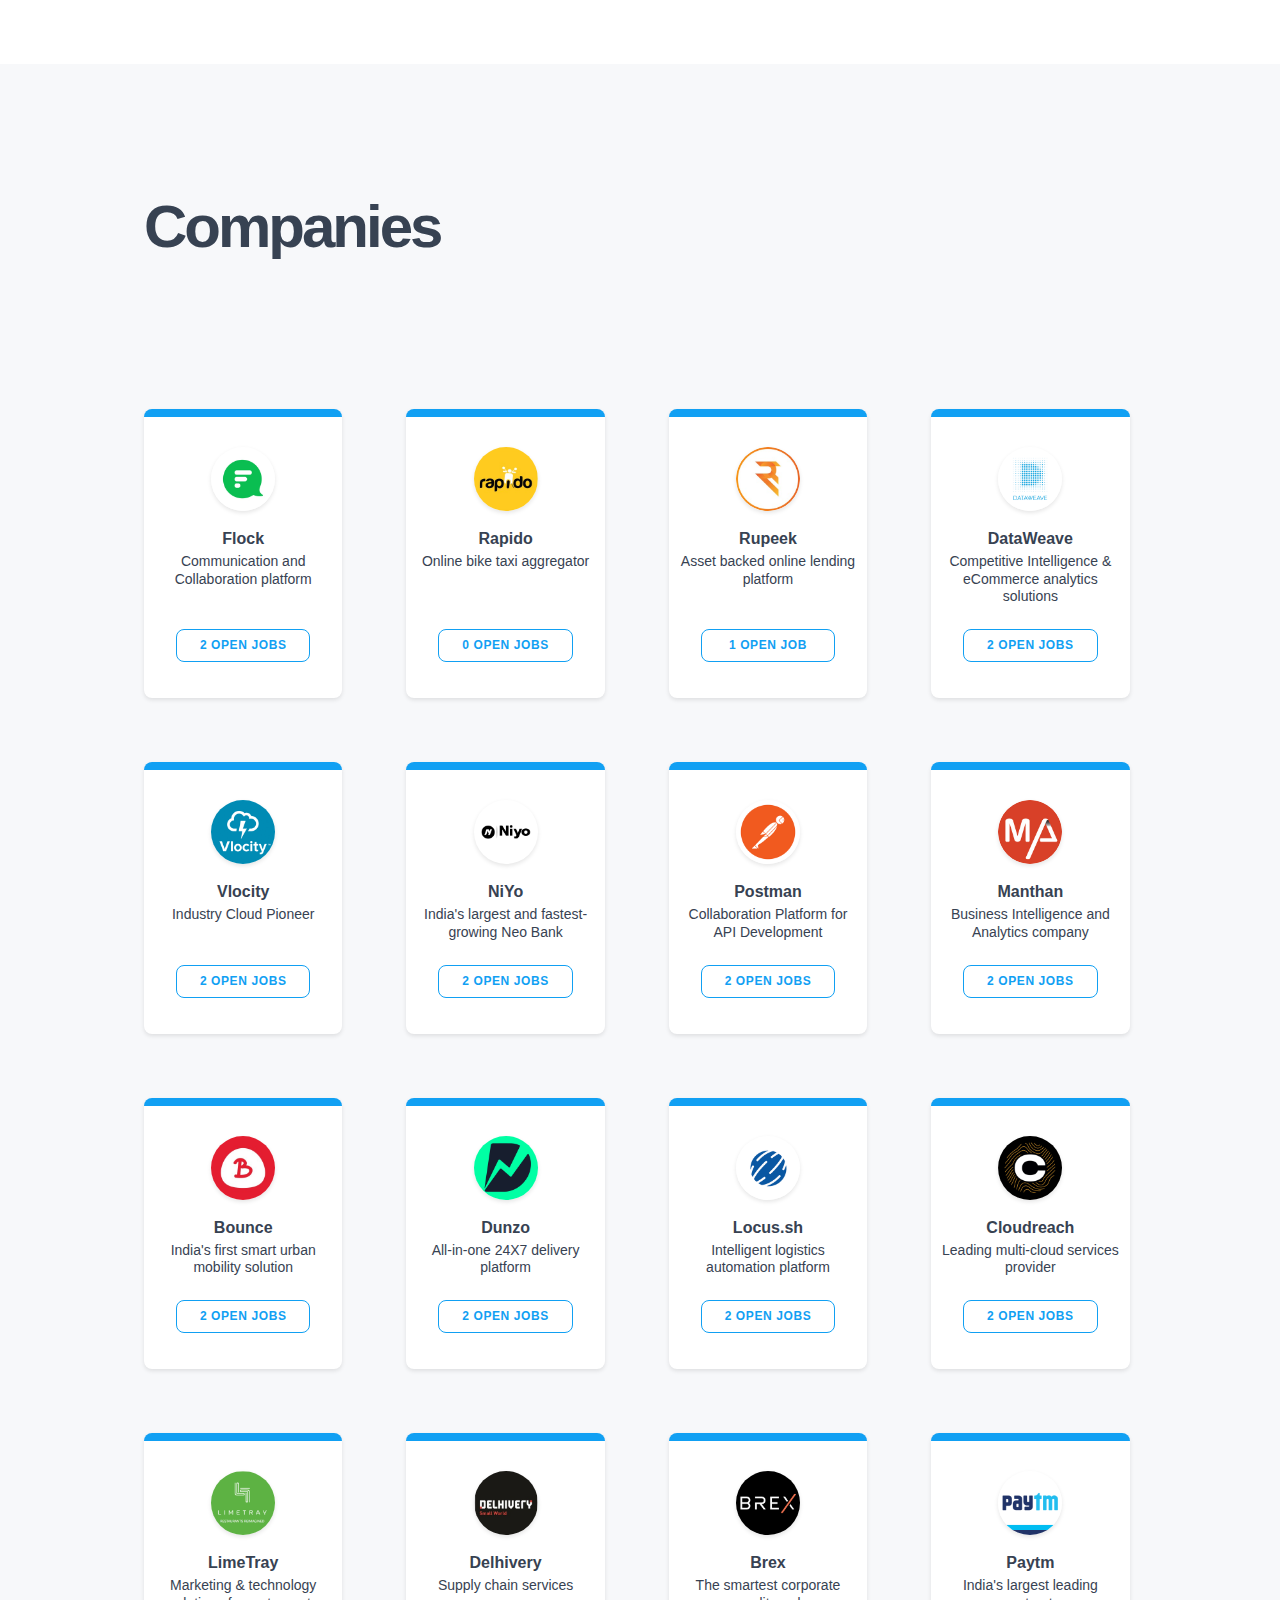
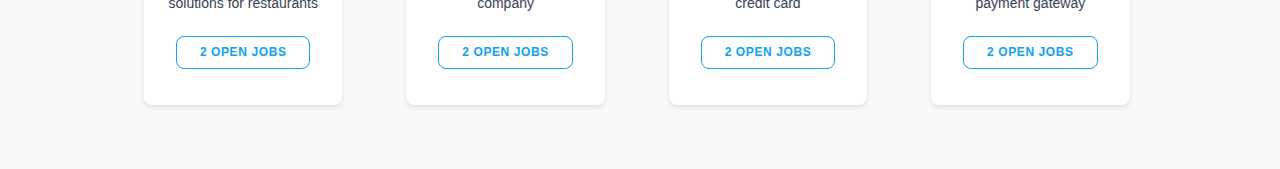
<file: img/companies/index.html>
<!DOCTYPE html>
<html lang="en">
<head>

<link rel="stylesheet" href="style.css">
<script src="companies.js" async=""></script>


<style>body{font-family:-apple-system,BlinkMacSystemFont,Segoe UI,Helvetica Neue,Arial,sans-serif}.blackest{color:#000}.black{color:#374252}.gray{color:#8C95A3}.bg-lightest-gray{background-color:#F7F8FA}.darkest-gray{color:#374252}.bg-darkest-gray{background-color:#374252}.blue{color:#11A0F3}.bg-blue{background-color:#11A0F3}.b--blue{border-color:#11A0F3}.green{color:#25BEA1}.bg-green{background-color:#25BEA1}.b--green{border-color:#25BEA1}.bg-hover-green{background-color:#21a98f}.purple{color:#9961C9}.red{color:#E56134}.yellow{color:#FBBC09}.more-navigation:after,.more-navigation:before{bottom:100%;left:50%;border:solid transparent;content:" ";height:0;width:0;position:absolute;pointer-events:none}.more-navigation:after{border-color:rgba(255,255,255,0);border-bottom-color:#fff;border-width:8px;margin-left:-8px}.more-navigation:before{border-color:transparent transparent #ccc;border-width:9px;margin-left:-9px}.header-pattern{background-color:#ebeced;background-image:url("data:image/svg+xml, <svg xmlns='http://www.w3.org/2000/svg' viewBox='0 0 304 304' width='304' height='304'><path fill='#374252' fill-opacity='0.05' d='M44.1 224a5 5 0 1 1 0 2H0v-2h44.1zm160 48a5 5 0 1 1 0 2H82v-2h122.1zm57.8-46a5 5 0 1 1 0-2H304v2h-42.1zm0 16a5 5 0 1 1 0-2H304v2h-42.1zm6.2-114a5 5 0 1 1 0 2h-86.2a5 5 0 1 1 0-2h86.2zm-256-48a5 5 0 1 1 0 2H0v-2h12.1zm185.8 34a5 5 0 1 1 0-2h86.2a5 5 0 1 1 0 2h-86.2zM258 12.1a5 5 0 1 1-2 0V0h2v12.1zm-64 208a5 5 0 1 1-2 0v-54.2a5 5 0 1 1 2 0v54.2zm48-198.2V80h62v2h-64V21.9a5 5 0 1 1 2 0zm16 16V64h46v2h-48V37.9a5 5 0 1 1 2 0zm-128 96V208h16v12.1a5 5 0 1 1-2 0V210h-16v-76.1a5 5 0 1 1 2 0zm-5.9-21.9a5 5 0 1 1 0 2H114v48H85.9a5 5 0 1 1 0-2H112v-48h12.1zm-6.2 130a5 5 0 1 1 0-2H176v-74.1a5 5 0 1 1 2 0V242h-60.1zm-16-64a5 5 0 1 1 0-2H114v48h10.1a5 5 0 1 1 0 2H112v-48h-10.1zM66 284.1a5 5 0 1 1-2 0V274H50v30h-2v-32h18v12.1zM236.1 176a5 5 0 1 1 0 2H226v94h48v32h-2v-30h-48v-98h12.1zm25.8-30a5 5 0 1 1 0-2H274v44.1a5 5 0 1 1-2 0V146h-10.1zm-64 96a5 5 0 1 1 0-2H208v-80h16v-14h-42.1a5 5 0 1 1 0-2H226v18h-16v80h-12.1zm86.2-210a5 5 0 1 1 0 2H272V0h2v32h10.1zM98 101.9V146H53.9a5 5 0 1 1 0-2H96v-42.1a5 5 0 1 1 2 0zM53.9 34a5 5 0 1 1 0-2H80V0h2v34H53.9zm60.1 3.9V66H82v64H69.9a5 5 0 1 1 0-2H80V64h32V37.9a5 5 0 1 1 2 0zM101.9 82a5 5 0 1 1 0-2H128V37.9a5 5 0 1 1 2 0V82h-28.1zm16-64a5 5 0 1 1 0-2H146v44.1a5 5 0 1 1-2 0V18h-26.1zm102.2 270a5 5 0 1 1 0 2H98v14h-2v-16h124.1zM242 149.9V160h16v34h-16v62h48v48h-2v-46h-48v-66h16v-30h-16v-12.1a5 5 0 1 1 2 0zM53.9 18a5 5 0 1 1 0-2H64V2H48V0h18v18H53.9zm112 32a5 5 0 1 1 0-2H192V0h50v2h-48v48h-28.1zm-48-48a5 5 0 0 1-9.8-2h2.07a3 3 0 1 0 5.66 0H178v34h-18V21.9a5 5 0 1 1 2 0V32h14V2h-58.1zm0 96a5 5 0 1 1 0-2H137l32-32h39V21.9a5 5 0 1 1 2 0V66h-40.17l-32 32H117.9zm28.1 90.1a5 5 0 1 1-2 0v-76.51L175.59 80H224V21.9a5 5 0 1 1 2 0V82h-49.59L146 112.41v75.69zm16 32a5 5 0 1 1-2 0v-99.51L184.59 96H300.1a5 5 0 0 1 3.9-3.9v2.07a3 3 0 0 0 0 5.66v2.07a5 5 0 0 1-3.9-3.9H185.41L162 121.41v98.69zm-144-64a5 5 0 1 1-2 0v-3.51l48-48V48h32V0h2v50H66v55.41l-48 48v2.69zM50 53.9v43.51l-48 48V208h26.1a5 5 0 1 1 0 2H0v-65.41l48-48V53.9a5 5 0 1 1 2 0zm-16 16V89.41l-34 34v-2.82l32-32V69.9a5 5 0 1 1 2 0zM12.1 32a5 5 0 1 1 0 2H9.41L0 43.41V40.6L8.59 32h3.51zm265.8 18a5 5 0 1 1 0-2h18.69l7.41-7.41v2.82L297.41 50H277.9zm-16 160a5 5 0 1 1 0-2H288v-71.41l16-16v2.82l-14 14V210h-28.1zm-208 32a5 5 0 1 1 0-2H64v-22.59L40.59 194H21.9a5 5 0 1 1 0-2H41.41L66 216.59V242H53.9zm150.2 14a5 5 0 1 1 0 2H96v-56.6L56.6 162H37.9a5 5 0 1 1 0-2h19.5L98 200.6V256h106.1zm-150.2 2a5 5 0 1 1 0-2H80v-46.59L48.59 178H21.9a5 5 0 1 1 0-2H49.41L82 208.59V258H53.9zM34 39.8v1.61L9.41 66H0v-2h8.59L32 40.59V0h2v39.8zM2 300.1a5 5 0 0 1 3.9 3.9H3.83A3 3 0 0 0 0 302.17V256h18v48h-2v-46H2v42.1zM34 241v63h-2v-62H0v-2h34v1zM17 18H0v-2h16V0h2v18h-1zm273-2h14v2h-16V0h2v16zm-32 273v15h-2v-14h-14v14h-2v-16h18v1zM0 92.1A5.02 5.02 0 0 1 6 97a5 5 0 0 1-6 4.9v-2.07a3 3 0 1 0 0-5.66V92.1zM80 272h2v32h-2v-32zm37.9 32h-2.07a3 3 0 0 0-5.66 0h-2.07a5 5 0 0 1 9.8 0zM5.9 0A5.02 5.02 0 0 1 0 5.9V3.83A3 3 0 0 0 3.83 0H5.9zm294.2 0h2.07A3 3 0 0 0 304 3.83V5.9a5 5 0 0 1-3.9-5.9zm3.9 300.1v2.07a3 3 0 0 0-1.83 1.83h-2.07a5 5 0 0 1 3.9-3.9zM97 100a3 3 0 1 0 0-6 3 3 0 0 0 0 6zm0-16a3 3 0 1 0 0-6 3 3 0 0 0 0 6zm16 16a3 3 0 1 0 0-6 3 3 0 0 0 0 6zm16 16a3 3 0 1 0 0-6 3 3 0 0 0 0 6zm0 16a3 3 0 1 0 0-6 3 3 0 0 0 0 6zm-48 32a3 3 0 1 0 0-6 3 3 0 0 0 0 6zm16 16a3 3 0 1 0 0-6 3 3 0 0 0 0 6zm32 48a3 3 0 1 0 0-6 3 3 0 0 0 0 6zm-16 16a3 3 0 1 0 0-6 3 3 0 0 0 0 6zm32-16a3 3 0 1 0 0-6 3 3 0 0 0 0 6zm0-32a3 3 0 1 0 0-6 3 3 0 0 0 0 6zm16 32a3 3 0 1 0 0-6 3 3 0 0 0 0 6zm32 16a3 3 0 1 0 0-6 3 3 0 0 0 0 6zm0-16a3 3 0 1 0 0-6 3 3 0 0 0 0 6zm-16-64a3 3 0 1 0 0-6 3 3 0 0 0 0 6zm16 0a3 3 0 1 0 0-6 3 3 0 0 0 0 6zm16 96a3 3 0 1 0 0-6 3 3 0 0 0 0 6zm0 16a3 3 0 1 0 0-6 3 3 0 0 0 0 6zm16 16a3 3 0 1 0 0-6 3 3 0 0 0 0 6zm16-144a3 3 0 1 0 0-6 3 3 0 0 0 0 6zm0 32a3 3 0 1 0 0-6 3 3 0 0 0 0 6zm16-32a3 3 0 1 0 0-6 3 3 0 0 0 0 6zm16-16a3 3 0 1 0 0-6 3 3 0 0 0 0 6zm-96 0a3 3 0 1 0 0-6 3 3 0 0 0 0 6zm0 16a3 3 0 1 0 0-6 3 3 0 0 0 0 6zm16-32a3 3 0 1 0 0-6 3 3 0 0 0 0 6zm96 0a3 3 0 1 0 0-6 3 3 0 0 0 0 6zm-16-64a3 3 0 1 0 0-6 3 3 0 0 0 0 6zm16-16a3 3 0 1 0 0-6 3 3 0 0 0 0 6zm-32 0a3 3 0 1 0 0-6 3 3 0 0 0 0 6zm0-16a3 3 0 1 0 0-6 3 3 0 0 0 0 6zm-16 0a3 3 0 1 0 0-6 3 3 0 0 0 0 6zm-16 0a3 3 0 1 0 0-6 3 3 0 0 0 0 6zm-16 0a3 3 0 1 0 0-6 3 3 0 0 0 0 6zM49 36a3 3 0 1 0 0-6 3 3 0 0 0 0 6zm-32 0a3 3 0 1 0 0-6 3 3 0 0 0 0 6zm32 16a3 3 0 1 0 0-6 3 3 0 0 0 0 6zM33 68a3 3 0 1 0 0-6 3 3 0 0 0 0 6zm16-48a3 3 0 1 0 0-6 3 3 0 0 0 0 6zm0 240a3 3 0 1 0 0-6 3 3 0 0 0 0 6zm16 32a3 3 0 1 0 0-6 3 3 0 0 0 0 6zm-16-64a3 3 0 1 0 0-6 3 3 0 0 0 0 6zm0 16a3 3 0 1 0 0-6 3 3 0 0 0 0 6zm-16-32a3 3 0 1 0 0-6 3 3 0 0 0 0 6zm80-176a3 3 0 1 0 0-6 3 3 0 0 0 0 6zm16 0a3 3 0 1 0 0-6 3 3 0 0 0 0 6zm-16-16a3 3 0 1 0 0-6 3 3 0 0 0 0 6zm32 48a3 3 0 1 0 0-6 3 3 0 0 0 0 6zm16-16a3 3 0 1 0 0-6 3 3 0 0 0 0 6zm0-32a3 3 0 1 0 0-6 3 3 0 0 0 0 6zm112 176a3 3 0 1 0 0-6 3 3 0 0 0 0 6zm-16 16a3 3 0 1 0 0-6 3 3 0 0 0 0 6zm0 16a3 3 0 1 0 0-6 3 3 0 0 0 0 6zm0 16a3 3 0 1 0 0-6 3 3 0 0 0 0 6zM17 180a3 3 0 1 0 0-6 3 3 0 0 0 0 6zm0 16a3 3 0 1 0 0-6 3 3 0 0 0 0 6zm0-32a3 3 0 1 0 0-6 3 3 0 0 0 0 6zm16 0a3 3 0 1 0 0-6 3 3 0 0 0 0 6zM17 84a3 3 0 1 0 0-6 3 3 0 0 0 0 6zm32 64a3 3 0 1 0 0-6 3 3 0 0 0 0 6zm16-16a3 3 0 1 0 0-6 3 3 0 0 0 0 6z'></path></svg>")}.cta a:hover{transform:translateY(-2px)}a.hover-bg-hover-green:hover{background-color:#21a98f}.shadow-s{box-shadow:0 2px 4px 0 rgba(0,0,0,.1)}.shadow-m{box-shadow:0 4px 8px 0 rgba(0,0,0,.12),0 2px 4px 0 rgba(0,0,0,.08)}.shadow-l{box-shadow:0 15px 30px 0 rgba(0,0,0,.11),0 5px 15px 0 rgba(0,0,0,.08)}@media screen and (max-width:30em){.collection a:nth-child(2n+1){margin-right:.4rem}.collection a:nth-child(2n+2){margin-left:.4rem}.startuplist a:nth-child(2n+1){margin-right:.25rem}.startuplist a:nth-child(2n+2){margin-left:.25rem}.job-logo{height:20px;width:20px;transform:translate(-25px,11px)}.job-logo-single{height:20px;width:20px;transform:translate(-25px,14.5px)}.job-date{transform:translateY(5px)}.w-48{width:48%}}@media screen and (min-width:30em) and (max-width:60em){.logo-word{width:256.5px;height:23px}.collection a:nth-child(3n+1){margin-right:.9rem}.collection a:nth-child(3n+2){margin-left:.9rem;margin-right:.9rem}.collection a:nth-child(3n+3){margin-left:.9rem}.startuplist a:nth-child(3n+1){margin-right:.5rem}.startuplist a:nth-child(3n+2){margin-left:.5rem;margin-right:.5rem}.startuplist a:nth-child(3n+3){margin-left:.5rem}.job-logo{height:30px;width:30px;transform:translate(-30px,9.5px)}.job-logo-single{height:30px;width:30px;transform:translate(-30px,15px)}.job-date{transform:translateY(4px)}.newsletter{height:253px;width:209.15px}}@media screen and (min-width:60em){.logo-word{width:256.5px;height:23px}.heading{font-size:3.75rem}.collection a:nth-child(4n+1){margin-right:1rem}.collection a:nth-child(4n+2),.collection a:nth-child(4n+3){margin-left:1rem;margin-right:1rem}.collection a:nth-child(4n+4){margin-left:1rem}.startuplist a:nth-child(4n+1){margin-right:2rem}.startuplist a:nth-child(4n+2),.startuplist a:nth-child(4n+3){margin-left:2rem;margin-right:2rem}.startuplist a:nth-child(4n+4){margin-left:2rem}.single-job-heading{font-size:2rem}.job-logo{height:40px;width:40px;transform:translate(-35px,35px)}.job-logo-single{height:40px;width:40px;transform:translate(-35px,18px)}.w-27{width:27%}.pricing-section{transform:translateX(7.5px)}.premium-listing{transform:translateX(-15px)}.loader-post,.loader-renew{background:url('/img/loader.svg') no-repeat}.loader-post{background-position-x:25rem;background-position-y:9rem}.loader-renew{background-position-x:.6rem;background-position-y:2rem}.newsletter{height:379.5px;width:313.73px}}.collection a:hover,.startuplist a:hover{transform:translateY(-2px)}.tracked-small{letter-spacing:.05em}.content li,.content ol,.content p,.content ul{font-size:1rem;line-height:1.5;max-width:30em;color:#374252}.content li{padding-top:.25rem;padding-bottom:.25rem}.content a{border-bottom:1px solid #11A0F3;color:#11A0F3;text-decoration:none}.content a:focus,.content a:hover{opacity:.5;transition:opacity .15s ease-in}.content strong{font-weight:700}</style>
</head>
<body class="bg-lightest-gray">
<header class="bg-white pv4">
<div class="center-ns mw8-ns ph3 ph4-m">

</div>
</header>
<main>
<header class="mw8-ns center-ns ph3 ph4-m pv5 pv6-ns black">


<h1 class="f1-m f2 fw6 mt0 mb3 pb1 tracked-tight heading">
Companies
</h1>
</header>


<div class="center-ns mw8-ns ph3 ph4-m flex flex-wrap justify-start startuplist">
<a class="w-48 w-30-m w-20-l flex flex-column link bg-white tc mb3 mb4-m mb5-l mt0 br3 bt bw3 b--blue shadow-s" href="" title="0x jobs" style="transition:all .22s;">
<img src="Flock.png" data-src="Flock.png" onerror="this.onerror=null; this.src='/img/unknown.jpg'" alt="Flock" class="db center br-100 h3 w3 lazyload shadow-s" style="transform:translateY(30px);" />
<h1 class="f5 fw7 lh-title pt4 mb1 ph2 mt3 black">Flock</h1>
<h2 class="f6 fw4 lh-title mt0 ph2 black" style="flex-grow: 1">Communication and Collaboration platform</h2>
<div class="ma2 mb4 mh3 mh4-ns">
<p class="fw4 ttu f7 fw6 lh-title mv1 tc tracked-small pa2 br3 ba b--blue blue">
2 open jobs
</p>
</div>
</a>



<a class="w-48 w-30-m w-20-l flex flex-column link bg-white tc mb3 mb4-m mb5-l mt0 br3 bt bw3 b--blue shadow-s" href="" title="0xcert jobs" style="transition:all .22s;">
<img src="rapido.png" data-src="" onerror="this.onerror=null; this.src='/img/unknown.jpg'" alt="Rapido" class="db center br-100 h3 w3 lazyload shadow-s" style="transform:translateY(30px);" />
<h1 class="f5 fw7 lh-title pt4 mb1 ph2 mt3 black">Rapido</h1>
<h2 class="f6 fw4 lh-title mt0 ph2 black" style="flex-grow: 1">Online bike taxi aggregator</h2>
<div class="ma2 mb4 mh3 mh4-ns">
<p class="fw4 ttu f7 fw6 lh-title mv1 tc tracked-small pa2 br3 ba b--blue blue">
0 open jobs
</p>
</div>
</a>


<a class="w-48 w-30-m w-20-l flex flex-column link bg-white tc mb3 mb4-m mb5-l mt0 br3 bt bw3 b--blue shadow-s" href="" title="Rupeek" style="transition:all .22s;">
<img src="rupeek.png" onerror="this.onerror=null; this.src='/img/unknown.jpg'" alt="Rupeek" class="db center br-100 h3 w3 lazyload shadow-s" style="transform:translateY(30px);" />
<h1 class="f5 fw7 lh-title pt4 mb1 ph2 mt3 black">Rupeek</h1>
<h2 class="f6 fw4 lh-title mt0 ph2 black" style="flex-grow: 1">Asset backed online lending platform</h2>
<div class="ma2 mb4 mh3 mh4-ns">
<p class="fw4 ttu f7 fw6 lh-title mv1 tc tracked-small pa2 br3 ba b--blue blue">
1 open job
</p>
</div>
</a>



<a class="w-48 w-30-m w-20-l flex flex-column link bg-white tc mb3 mb4-m mb5-l mt0 br3 bt bw3 b--blue shadow-s" href="" title="DataWeave" style="transition:all .22s;">
<img src="DataWeave.png"  onerror="this.onerror=null; this.src='/img/unknown.jpg'" alt="DataWeave" class="db center br-100 h3 w3 lazyload shadow-s" style="transform:translateY(30px);" />
<h1 class="f5 fw7 lh-title pt4 mb1 ph2 mt3 black">DataWeave</h1>
<h2 class="f6 fw4 lh-title mt0 ph2 black" style="flex-grow: 1">Competitive Intelligence & eCommerce analytics solutions</h2>
<div class="ma2 mb4 mh3 mh4-ns">
<p class="fw4 ttu f7 fw6 lh-title mv1 tc tracked-small pa2 br3 ba b--blue blue">
2 open jobs
</p>
</div>
</a>


<a class="w-48 w-30-m w-20-l flex flex-column link bg-white tc mb3 mb4-m mb5-l mt0 br3 bt bw3 b--blue shadow-s" href="" title="Vlocity" style="transition:all .22s;">
<img src="vlocity.png"  onerror="this.onerror=null; this.src='/img/unknown.jpg'" alt="Vlocity" class="db center br-100 h3 w3 lazyload shadow-s" style="transform:translateY(30px);" />
<h1 class="f5 fw7 lh-title pt4 mb1 ph2 mt3 black">Vlocity</h1>
<h2 class="f6 fw4 lh-title mt0 ph2 black" style="flex-grow: 1">Industry Cloud Pioneer</h2>
<div class="ma2 mb4 mh3 mh4-ns">
<p class="fw4 ttu f7 fw6 lh-title mv1 tc tracked-small pa2 br3 ba b--blue blue">
2 open jobs
</p>
</div>
</a>


<a class="w-48 w-30-m w-20-l flex flex-column link bg-white tc mb3 mb4-m mb5-l mt0 br3 bt bw3 b--blue shadow-s" href="" title="NiYo" style="transition:all .22s;">
<img src="Niyo Solutions Inc.png"  onerror="this.onerror=null; this.src='/img/unknown.jpg'" alt="NiYo" class="db center br-100 h3 w3 lazyload shadow-s" style="transform:translateY(30px);" />
<h1 class="f5 fw7 lh-title pt4 mb1 ph2 mt3 black">NiYo</h1>
<h2 class="f6 fw4 lh-title mt0 ph2 black" style="flex-grow: 1"> India's largest and fastest-growing Neo Bank</h2>
<div class="ma2 mb4 mh3 mh4-ns">
<p class="fw4 ttu f7 fw6 lh-title mv1 tc tracked-small pa2 br3 ba b--blue blue">
2 open jobs
</p>
</div>
</a>


<a class="w-48 w-30-m w-20-l flex flex-column link bg-white tc mb3 mb4-m mb5-l mt0 br3 bt bw3 b--blue shadow-s" href="" title="Postman" style="transition:all .22s;">
<img src="postman.png"  onerror="this.onerror=null; this.src='/img/unknown.jpg'" alt="Postman" class="db center br-100 h3 w3 lazyload shadow-s" style="transform:translateY(30px);" />
<h1 class="f5 fw7 lh-title pt4 mb1 ph2 mt3 black">Postman</h1>
<h2 class="f6 fw4 lh-title mt0 ph2 black" style="flex-grow: 1">Collaboration Platform for API Development</h2>
<div class="ma2 mb4 mh3 mh4-ns">
<p class="fw4 ttu f7 fw6 lh-title mv1 tc tracked-small pa2 br3 ba b--blue blue">
2 open jobs
</p>
</div>
</a>



<a class="w-48 w-30-m w-20-l flex flex-column link bg-white tc mb3 mb4-m mb5-l mt0 br3 bt bw3 b--blue shadow-s" href="" title="Manthan" style="transition:all .22s;">
<img src="manthan.png"  onerror="this.onerror=null; this.src='/img/unknown.jpg'" alt="Manthan" class="db center br-100 h3 w3 lazyload shadow-s" style="transform:translateY(30px);" />
<h1 class="f5 fw7 lh-title pt4 mb1 ph2 mt3 black">Manthan</h1>
<h2 class="f6 fw4 lh-title mt0 ph2 black" style="flex-grow: 1"> Business Intelligence and Analytics company</h2>
<div class="ma2 mb4 mh3 mh4-ns">
<p class="fw4 ttu f7 fw6 lh-title mv1 tc tracked-small pa2 br3 ba b--blue blue">
2 open jobs
</p>
</div>
</a>


<a class="w-48 w-30-m w-20-l flex flex-column link bg-white tc mb3 mb4-m mb5-l mt0 br3 bt bw3 b--blue shadow-s" href="" title="Bounce" style="transition:all .22s;">
<img src="bounce.png"  onerror="this.onerror=null; this.src='/img/unknown.jpg'" alt="Bounce" class="db center br-100 h3 w3 lazyload shadow-s" style="transform:translateY(30px);" />
<h1 class="f5 fw7 lh-title pt4 mb1 ph2 mt3 black">Bounce</h1>
<h2 class="f6 fw4 lh-title mt0 ph2 black" style="flex-grow: 1">India's first smart urban mobility solution</h2>
<div class="ma2 mb4 mh3 mh4-ns">
<p class="fw4 ttu f7 fw6 lh-title mv1 tc tracked-small pa2 br3 ba b--blue blue">
2 open jobs
</p>
</div>
</a>

<a class="w-48 w-30-m w-20-l flex flex-column link bg-white tc mb3 mb4-m mb5-l mt0 br3 bt bw3 b--blue shadow-s" href="" title="Dunzo" style="transition:all .22s;">
<img src="dunzo.png"  onerror="this.onerror=null; this.src='/img/unknown.jpg'" alt="Dunzo" class="db center br-100 h3 w3 lazyload shadow-s" style="transform:translateY(30px);" />
<h1 class="f5 fw7 lh-title pt4 mb1 ph2 mt3 black">Dunzo</h1>
<h2 class="f6 fw4 lh-title mt0 ph2 black" style="flex-grow: 1">All-in-one 24X7 delivery platform</h2>
<div class="ma2 mb4 mh3 mh4-ns">
<p class="fw4 ttu f7 fw6 lh-title mv1 tc tracked-small pa2 br3 ba b--blue blue">
2 open jobs
</p>
</div>
</a>


<a class="w-48 w-30-m w-20-l flex flex-column link bg-white tc mb3 mb4-m mb5-l mt0 br3 bt bw3 b--blue shadow-s" href="" title="Locus.sh" style="transition:all .22s;">
<img src="Locus.sh.png"  onerror="this.onerror=null; this.src='/img/unknown.jpg'" alt="Locus.sh" class="db center br-100 h3 w3 lazyload shadow-s" style="transform:translateY(30px);" />
<h1 class="f5 fw7 lh-title pt4 mb1 ph2 mt3 black">Locus.sh</h1>
<h2 class="f6 fw4 lh-title mt0 ph2 black" style="flex-grow: 1">Intelligent logistics automation platform</h2>
<div class="ma2 mb4 mh3 mh4-ns">
<p class="fw4 ttu f7 fw6 lh-title mv1 tc tracked-small pa2 br3 ba b--blue blue">
2 open jobs
</p>
</div>
</a>


<a class="w-48 w-30-m w-20-l flex flex-column link bg-white tc mb3 mb4-m mb5-l mt0 br3 bt bw3 b--blue shadow-s" href="" title="Cloudreach" style="transition:all .22s;">
<img src="cloudreach.png"  onerror="this.onerror=null; this.src='/img/unknown.jpg'" alt="Cloudreach" class="db center br-100 h3 w3 lazyload shadow-s" style="transform:translateY(30px);" />
<h1 class="f5 fw7 lh-title pt4 mb1 ph2 mt3 black">Cloudreach</h1>
<h2 class="f6 fw4 lh-title mt0 ph2 black" style="flex-grow: 1">Leading multi-cloud services provider</h2>
<div class="ma2 mb4 mh3 mh4-ns">
<p class="fw4 ttu f7 fw6 lh-title mv1 tc tracked-small pa2 br3 ba b--blue blue">
2 open jobs
</p>
</div>
</a>


<a class="w-48 w-30-m w-20-l flex flex-column link bg-white tc mb3 mb4-m mb5-l mt0 br3 bt bw3 b--blue shadow-s" href="" title="LimeTray" style="transition:all .22s;">
<img src="LimeTray.png"  onerror="this.onerror=null; this.src='/img/unknown.jpg'" alt="LimeTray" class="db center br-100 h3 w3 lazyload shadow-s" style="transform:translateY(30px);" />
<h1 class="f5 fw7 lh-title pt4 mb1 ph2 mt3 black">LimeTray</h1>
<h2 class="f6 fw4 lh-title mt0 ph2 black" style="flex-grow: 1">Marketing & technology
solutions for restaurants</h2>
<div class="ma2 mb4 mh3 mh4-ns">
<p class="fw4 ttu f7 fw6 lh-title mv1 tc tracked-small pa2 br3 ba b--blue blue">
2 open jobs
</p>
</div>
</a>


<a class="w-48 w-30-m w-20-l flex flex-column link bg-white tc mb3 mb4-m mb5-l mt0 br3 bt bw3 b--blue shadow-s" href="" title="Delhivery" style="transition:all .22s;">
<img src="delhivery.png"  onerror="this.onerror=null; this.src='/img/unknown.jpg'" alt="Delhivery" class="db center br-100 h3 w3 lazyload shadow-s" style="transform:translateY(30px);" />
<h1 class="f5 fw7 lh-title pt4 mb1 ph2 mt3 black">Delhivery</h1>
<h2 class="f6 fw4 lh-title mt0 ph2 black" style="flex-grow: 1">Supply chain services company</h2>
<div class="ma2 mb4 mh3 mh4-ns">
<p class="fw4 ttu f7 fw6 lh-title mv1 tc tracked-small pa2 br3 ba b--blue blue">
2 open jobs
</p>
</div>
</a>


<a class="w-48 w-30-m w-20-l flex flex-column link bg-white tc mb3 mb4-m mb5-l mt0 br3 bt bw3 b--blue shadow-s" href="" title="Brex" style="transition:all .22s;">
<img src="brex.png"  onerror="this.onerror=null; this.src='/img/unknown.jpg'" alt="Brex" class="db center br-100 h3 w3 lazyload shadow-s" style="transform:translateY(30px);" />
<h1 class="f5 fw7 lh-title pt4 mb1 ph2 mt3 black">Brex</h1>
<h2 class="f6 fw4 lh-title mt0 ph2 black" style="flex-grow: 1">The smartest corporate credit card</h2>
<div class="ma2 mb4 mh3 mh4-ns">
<p class="fw4 ttu f7 fw6 lh-title mv1 tc tracked-small pa2 br3 ba b--blue blue">
2 open jobs
</p>
</div>
</a>



<a class="w-48 w-30-m w-20-l flex flex-column link bg-white tc mb3 mb4-m mb5-l mt0 br3 bt bw3 b--blue shadow-s" href="" title="Paytm" style="transition:all .22s;">
<img src="paytm.png"  onerror="this.onerror=null; this.src='/img/unknown.jpg'" alt="Paytm" class="db center br-100 h3 w3 lazyload shadow-s" style="transform:translateY(30px);" />
<h1 class="f5 fw7 lh-title pt4 mb1 ph2 mt3 black">Paytm</h1>
<h2 class="f6 fw4 lh-title mt0 ph2 black" style="flex-grow: 1">India's largest leading payment gateway </h2>
<div class="ma2 mb4 mh3 mh4-ns">
<p class="fw4 ttu f7 fw6 lh-title mv1 tc tracked-small pa2 br3 ba b--blue blue">
2 open jobs
</p>
</div>
</a>



</body>
</html>
</file>
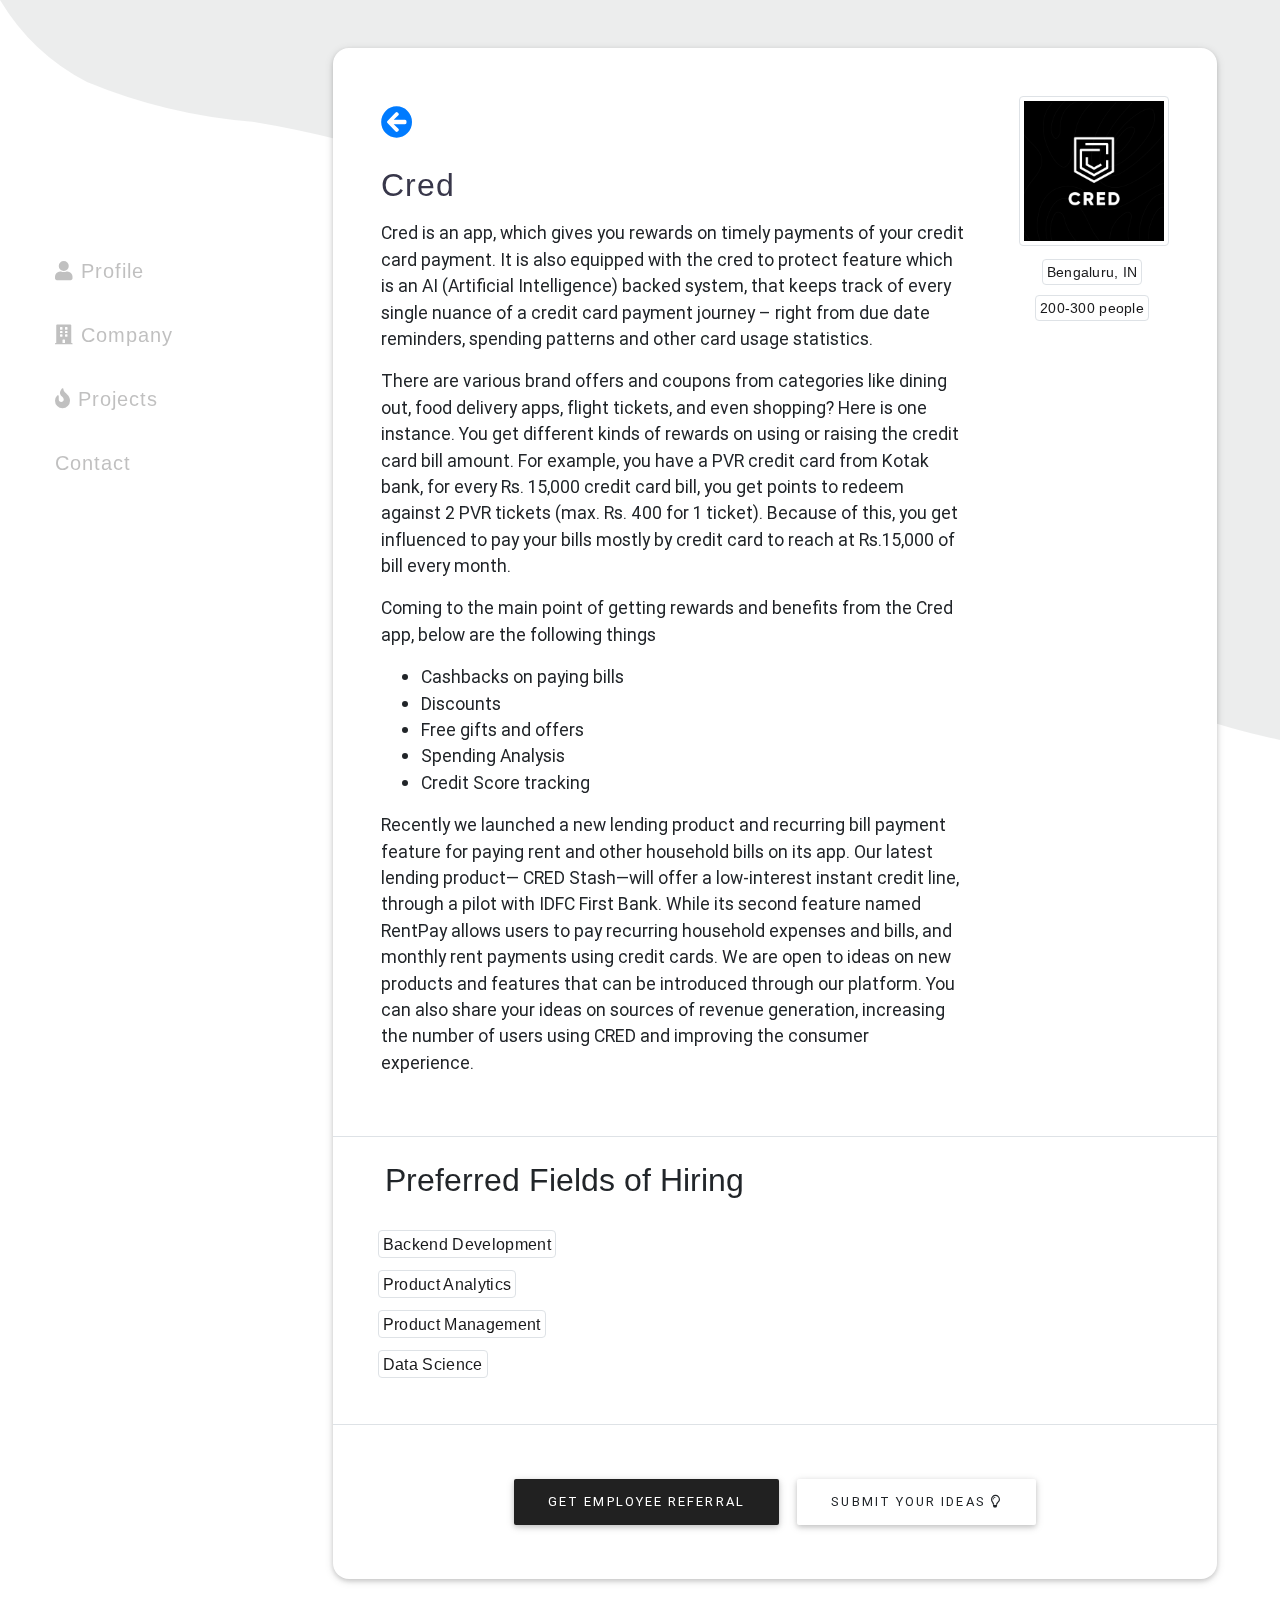
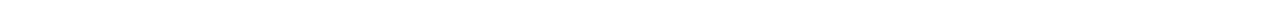
<file: cred.html>
﻿<!DOCTYPE html>
<html lang="en">

<head>
  <meta charset="utf-8">
  <meta name="viewport" content="width=device-width, initial-scale=1, shrink-to-fit=no">
  <meta http-equiv="x-ua-compatible" content="ie=edge">
  <title>Covid Oppurtunities | Dashboard</title>
  <!-- Font Awesome -->
  <link rel="stylesheet" href="https://use.fontawesome.com/releases/v5.11.2/css/all.css">
  <!-- Bootstrap core CSS -->
  <link href="css/bootstrap.min.css" rel="stylesheet">
  <!-- Material Design Bootstrap -->
  <link href="css/mdb.min.css" rel="stylesheet">
  <link href="https://fonts.googleapis.com/css2?family=Arimo:wght@400;700&display=swap" rel="stylesheet">
  <!-- Your custom styles (optional) -->
  <link href="css/company.css" rel="stylesheet">
  <style>
    /* Dropdown Button */
.dropbtn {
  background-color: transparent;
  color: #666666;
  padding: 16px;
  font-size: 16px;
  border: none;
  cursor: pointer;
}

/* Dropdown button on hover & focus */
.dropbtn:hover, .dropbtn:focus {
  background-color:whitesmoke;
}

/* The container <div> - needed to position the dropdown content */
.dropdown {
  position: relative;
  display: inline-block;
}

/* Dropdown Content (Hidden by Default) */
.dropdown-content {
  display: none;
  position: absolute;
  background-color: #f1f1f1;
  min-width: 160px;
  border-radius: 10px;
  box-shadow: 0px 8px 16px 0px rgba(0,0,0,0.2);
  z-index: 1;
}

/* Links inside the dropdown */
.dropdown-content a {
  color: black;
  padding: 12px 10px;
  text-decoration: none;
  display: block;
}

/* Change color of dropdown links on hover */
.dropdown-content a:hover {background-color: #ddd;
  border-radius: 10px;
}

/* Show the dropdown menu (use JS to add this class to the .dropdown-content container when the user clicks on the dropdown button) */
.show {display:block;}

.dropdown{
  display: none;
}

@media screen and (max-width: 1200px){
  .dropdown{
    display: block;
  }

  .navigator{
    display: none;
  }
}
  </style>
</head>

<body>

  <header>
    <!-- background illustration--> 
</header>
 


  <div class="col-md-4 navigator">


<ul>
  <li><a href="#" class="font-opacity font-prop"><i class="fa fa-user" aria-hidden="true"></i>
    Profile</a></li>
  <li><a href="#" class="font-opacity font-prop"><i class="fa fa-building" aria-hidden="true"></i>
    Company</a></li>
  <li><a href="#" class="font-opacity font-prop"><i class="fa fa-fire" aria-hidden="true"></i>

    Projects</a></li>
  <li><a href="#" class="font-opacity font-prop">Contact</a></li>
</ul>
  </div>

  <!--Main layout-->
  <main class=" pt-5 mx-lg-5">
   
    <nav class="container" >
      <div class="row">
        
        <div class="dropdown">
          <img  onclick="myFunction()" class="dropbtn icon-ham" src="/img/svg/Asset 9.svg" alt="ham">
          <div id="myDropdown" class="dropdown-content">
            <a href="#">Profile</a>
            <a href="#">Companies</a>
            <a href="#">Projects</a>
            <a href="#">About</a>
          </div>
        </div>
        
      </div>
    </nav> 
    <div class="container-fluid h-100 w-100">
        <div class="card card-bg company-card mb-5">
            <div>            
                <div class="card-body  p-5 mb-n1" id="card-style">
                <div class="row">
                  <div class="col-md-9">
                    <h2><a href="#" class="back-button"><i class="fas fa-arrow-circle-left"></i>
                    </a></h2>

                        <div>
<h2>Cred</h2>
                            
                            <p class="text-primary"></p>
                            <div class="company-description">
                              <p>Cred is an app, which gives you rewards on timely payments of your credit card
                                payment. It is also equipped with the cred to protect feature which is an AI (Artificial
                                Intelligence) backed system, that keeps track of every single nuance of a credit card
                                payment journey – right from due date reminders, spending patterns and other card
                                usage statistics.</p>
                                
                              </p>There are various brand offers and coupons from categories like dining out, food
                              delivery apps, flight tickets, and even shopping? Here is one instance.
                              You get different kinds of rewards on using or raising the credit card bill amount. For
                              example, you have a PVR credit card from Kotak bank, for every Rs. 15,000 credit
                              card bill, you get points to redeem against 2 PVR tickets (max. Rs. 400 for 1 ticket).
                              Because of this, you get influenced to pay your bills mostly by credit card to reach at
                              Rs.15,000 of bill every month.
                                <p>
                                  
                                <p>
                                  Coming to the main point of getting rewards and benefits from the Cred app, below
                                  are the following things
                                </p>
  
                                <ul>
                                  <li>Cashbacks on paying bills</li>
                                  <li>Discounts</li>
                                  <li>Free gifts and offers</li>
                                  <li>Spending Analysis</li>
                                  <li>Credit Score tracking</li>
                                </ul>
  
                                Recently we launched a new lending product and recurring bill payment feature for
                                paying rent and other household bills on its app.
                                Our latest lending product— CRED Stash—will offer a low-interest instant credit line,
                                through a pilot with IDFC First Bank. While its second feature named RentPay allows
                                users to pay recurring household expenses and bills, and monthly rent payments
                                using credit cards.

                                We are open to ideas on new products and features that can be introduced through
our platform. You can also share your ideas on sources of revenue generation,
increasing the number of users using CRED and improving the consumer
experience.
                                
                              </p> 

                            </div>
                            </div>
                            
                            
                          </div>  
                          <div class="col-md-3 position-company">
                            <div class="float-right tag-text">
                              <div class="text-center">
                                <a href="#" target="_blank"><img src="img/companies/cred.png" class="img-thumbnail ml-1" width="150px;"/></a>
                                <div class=" pt-3">
                                  <span class="border rounded p-1">Bengaluru, IN</span>
                                </div>
                                <div class="pt-3">
                                  <span class="border rounded p-1">200-300 people</span>
                                </div>
                               
                              </div>
                            </div>  
                          </div>
                           
                    </div>

                </div>

              </div>
              <span class="border-top"></span> 
              <!--Tech Stack-->
              <div class="container-fluid col-md-11 mb-5"><br>
                <h2>Preferred Fields of Hiring</h2>
                <div class="pl-2">
                  <div class="row pt-2 fields-center">
                    <div class=" pr-3 pt-3">
                      <span class="border rounded p-1 tag-text">Backend Development</span>
                    </div>
                  </div>
                  <div class="row">
                    <div class=" pr-3 pt-3">
                      <span class="border rounded p-1 tag-text">Product Analytics</span>
                      
                      
                    </div>
                  </div>
                  <div class="row">
                    <div class=" pr-3 pt-3"> 
                      <span class="border rounded p-1 tag-text">Product Management</span>
                      
                    </div>
                  </div>
                  <div class="row">
                    <div class=" pr-3 pt-3"> 
                      <span class="border rounded p-1 tag-text">Data Science</span>
                      
                    </div>
                  </div>
                </div>
              </div>

              <span class="border-top"></span> 
              <div class="submit-ideas p-5 text-center">
                <a href="#" class="btn btn-dark border-round"> Get Employee Referral</a>
                <a href="#" class="btn text-mute"> Submit Your Ideas <i class="far fa-lightbulb"></i>
                </a>
              </div>



              </div>

        </div>

    </div> 

  <!-- SCRIPTS -->
  <!-- JQuery -->
  <script type="text/javascript" src="js/jquery-3.4.1.min.js"></script>
  <!-- Bootstrap tooltips -->
  <script type="text/javascript" src="js/popper.min.js"></script>
  <!-- Bootstrap core JavaScript -->
  <script type="text/javascript" src="js/bootstrap.min.js"></script>
  <!-- MDB core JavaScript -->
  <script type="text/javascript" src="js/mdb.min.js"></script>
  <!-- Initializations -->
  <script type="text/javascript">
    // Animations initialization
    new WOW().init();

  </script>
  <script>
    // footer date
    var d = new Date();
    document.getElementById("year").innerHTML = d.getFullYear();
  </script>
  <script>
    $(document).ready(function() {
      // SideNav Button Initialization
      $(".button-collapse").sideNav();
      // SideNav Scrollbar Initialization
      var sideNavScrollbar = document.querySelector('.custom-scrollbar');
      var ps = new PerfectScrollbar(sideNavScrollbar);
      });
  </script>
  <script>

  function myFunction(){
  document.getElementById("myDropdown").classList.toggle("show");
}

window.onclick = function(event) {
  if (!event.target.matches('.dropbtn')) {
    var dropdowns = document.getElementsByClassName("dropdown-content");
    var i;
    for (i = 0; i < dropdowns.length; i++) {
      var openDropdown = dropdowns[i];
      if (openDropdown.classList.contains('show')) {
        openDropdown.classList.remove('show');
      }
    }
  }
}
  </script>
  <script>
    jQuery(document).ready(function($){ 
      $('#sub-menu').on('change', function () {
        var url = $(this).val(); // get selected value
        if (url) { // require a URL
          window.location = url; // redirect
        }
        return false;
      });
    });  
  </script>
</body>

</html>
</file>
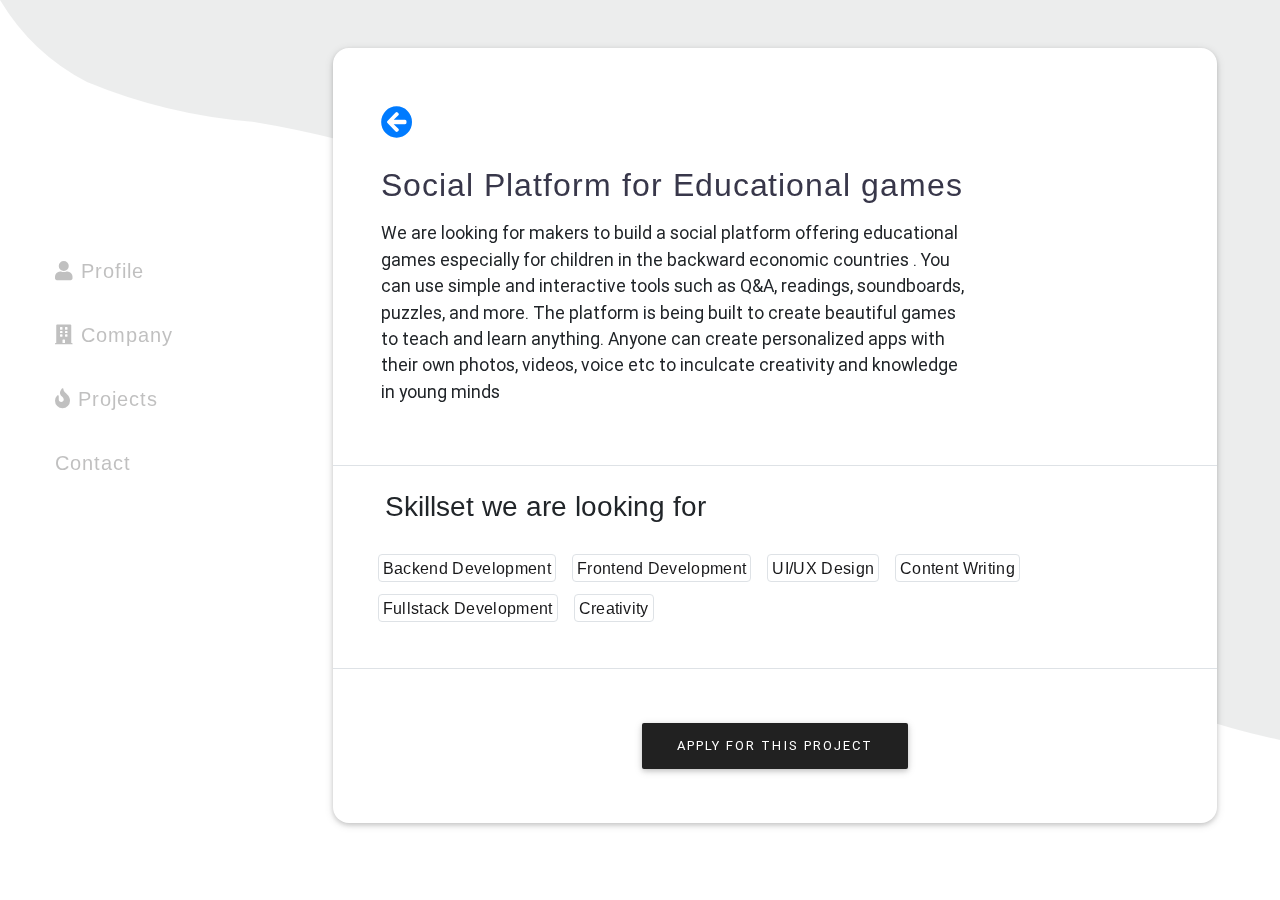
<file: project.html>
﻿<!DOCTYPE html>
<html lang="en">

<head>
  <meta charset="utf-8">
  <meta name="viewport" content="width=device-width, initial-scale=1, shrink-to-fit=no">
  <meta http-equiv="x-ua-compatible" content="ie=edge">
  <title>Covid Oppurtunities | Dashboard</title>
  <!-- Font Awesome -->
  <link rel="stylesheet" href="https://use.fontawesome.com/releases/v5.11.2/css/all.css">
  <!-- Bootstrap core CSS -->
  <link href="css/bootstrap.min.css" rel="stylesheet">
  <!-- Material Design Bootstrap -->
  <link href="css/mdb.min.css" rel="stylesheet">
  <link href="https://fonts.googleapis.com/css2?family=Arimo:wght@400;700&display=swap" rel="stylesheet">
  <!-- Your custom styles (optional) -->
  <link href="css/project.css" rel="stylesheet">
  <style>
    /* Dropdown Button */
.dropbtn {
  background-color: transparent;
  color: #666666;
  padding: 16px;
  font-size: 16px;
  border: none;
  cursor: pointer;
}

/* Dropdown button on hover & focus */
.dropbtn:hover, .dropbtn:focus {
  background-color:whitesmoke;
}

/* The container <div> - needed to position the dropdown content */
.dropdown {
  position: relative;
  display: inline-block;
}

/* Dropdown Content (Hidden by Default) */
.dropdown-content {
  display: none;
  position: absolute;
  background-color: #f1f1f1;
  min-width: 160px;
  border-radius: 10px;
  box-shadow: 0px 8px 16px 0px rgba(0,0,0,0.2);
  z-index: 1;
}

/* Links inside the dropdown */
.dropdown-content a {
  color: black;
  padding: 12px 10px;
  text-decoration: none;
  display: block;
}

/* Change color of dropdown links on hover */
.dropdown-content a:hover {background-color: #ddd;
  border-radius: 10px;
}

/* Show the dropdown menu (use JS to add this class to the .dropdown-content container when the user clicks on the dropdown button) */
.show {display:block;}

.dropdown{
  display: none;
}

@media screen and (max-width: 1200px){
  .dropdown{
    display: block;
  }

  .navigator{
    display: none;
  }
}
  </style>
</head>

<body>

  <header>
    <!-- background illustration--> 
</header>
 


  <div class="col-md-4 navigator">


<ul>
  <li><a href="#" class="font-opacity font-prop"><i class="fa fa-user" aria-hidden="true"></i>
    Profile</a></li>
  <li><a href="#" class="font-opacity font-prop"><i class="fa fa-building" aria-hidden="true"></i>
    Company</a></li>
  <li><a href="#" class="font-opacity font-prop"><i class="fa fa-fire" aria-hidden="true"></i>

    Projects</a></li>
  <li><a href="#" class="font-opacity font-prop">Contact</a></li>
</ul>
  </div>

  <!--Main layout-->
  <main class=" pt-5 mx-lg-5">
   
    <nav class="container" >
      <div class="row">
        
        <div class="dropdown">
          <img  onclick="myFunction()" class="dropbtn icon-ham" src="/img/svg/Asset 9.svg" alt="ham">
          <div id="myDropdown" class="dropdown-content">
            <a href="#">Profile</a>
            <a href="#">Companies</a>
            <a href="#">Projects</a>
            <a href="#">About</a>
          </div>
        </div>
        
      </div>
    </nav> 
    <div class="container-fluid h-100 w-100">
        <div class="card card-bg company-card mb-5">
            <div>            
                <div class="card-body  p-5 mb-n1" id="card-style">
                <div class="row">
                  <div class="col-md-9">
                    <h2><a href="#" class="back-button"><i class="fas fa-arrow-circle-left"></i>
                    </a></h2>

                        <div>
                              <h2>Social Platform for Educational games</h2>
                            
                            <p class="text-primary"></p>
                            <div class="company-description">
                              <p>We are looking for makers to build a social platform offering educational games especially for children in the backward economic countries . You can use simple and interactive tools such as Q&A, readings, soundboards, puzzles, and more. The platform is being built to create beautiful games to teach and learn anything. Anyone can create personalized apps with their own photos, videos, voice etc to inculcate creativity and knowledge in young minds</p>
                                                 </div>
                            </div>
                            
                            
                          </div>  
                          
                           
                    </div>

                </div>

              </div>

             <span class="border-top"></span>  
              <div class="container-fluid col-md-11 mb-5"><br>
                <h3 style="font-family:Arimo;">Skillset we are looking for</h3>
                <div class="pl-2">
                  <div class="row pt-2">
                    <div class=" pr-3 pt-3">
                      <span class="border rounded p-1 tag-text">Backend Development</span>
                    </div>
<div class=" pr-3 pt-3">
                      <span class="border rounded p-1 tag-text">Frontend Development</span>
                    </div>
<div class=" pr-3 pt-3">
                      <span class="border rounded p-1 tag-text">UI/UX Design</span>
                    </div>
<div class=" pr-3 pt-3">
                      <span class="border rounded p-1 tag-text">Content Writing</span>
                    </div>
                  </div>
                  <div class="row">
                    <div class=" pr-3 pt-3">
                      <span class="border rounded p-1 tag-text">Fullstack Development</span>
                      
                      
                    </div>
<div class=" pr-3 pt-3">
                      <span class="border rounded p-1 tag-text">Creativity</span>
                      
                      
                    </div>
                  </div>
                  
                </div>
              </div>

              <span class="border-top"></span> 
              <div class="submit-ideas p-5 text-center">
                <a href="#" class="btn btn-dark border-round">Apply for this project</a>
               
                </a>
              </div>



              </div>

        </div>

    </div> 

  <!-- SCRIPTS -->
  <!-- JQuery -->
  <script type="text/javascript" src="js/jquery-3.4.1.min.js"></script>
  <!-- Bootstrap tooltips -->
  <script type="text/javascript" src="js/popper.min.js"></script>
  <!-- Bootstrap core JavaScript -->
  <script type="text/javascript" src="js/bootstrap.min.js"></script>
  <!-- MDB core JavaScript -->
  <script type="text/javascript" src="js/mdb.min.js"></script>
  <!-- Initializations -->
  <script type="text/javascript">
    // Animations initialization
    new WOW().init();

  </script>
  <script>
    // footer date
    var d = new Date();
    document.getElementById("year").innerHTML = d.getFullYear();
  </script>
  <script>
    $(document).ready(function() {
      // SideNav Button Initialization
      $(".button-collapse").sideNav();
      // SideNav Scrollbar Initialization
      var sideNavScrollbar = document.querySelector('.custom-scrollbar');
      var ps = new PerfectScrollbar(sideNavScrollbar);
      });
  </script>
  <script>

  function myFunction(){
  document.getElementById("myDropdown").classList.toggle("show");
}

window.onclick = function(event) {
  if (!event.target.matches('.dropbtn')) {
    var dropdowns = document.getElementsByClassName("dropdown-content");
    var i;
    for (i = 0; i < dropdowns.length; i++) {
      var openDropdown = dropdowns[i];
      if (openDropdown.classList.contains('show')) {
        openDropdown.classList.remove('show');
      }
    }
  }
}
  </script>
  <script>
    jQuery(document).ready(function($){ 
      $('#sub-menu').on('change', function () {
        var url = $(this).val(); // get selected value
        if (url) { // require a URL
          window.location = url; // redirect
        }
        return false;
      });
    });  
  </script>
</body>

</html>
</file>
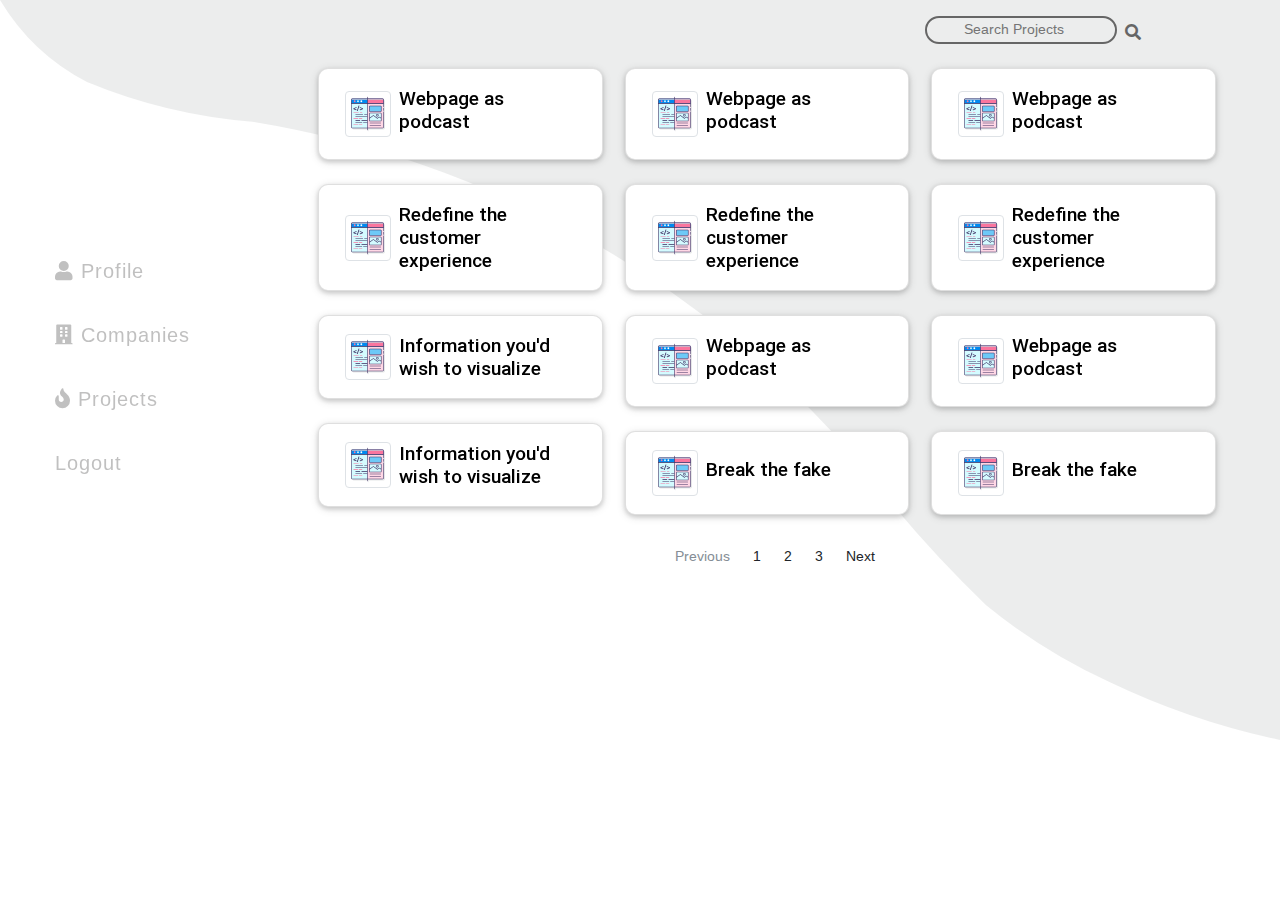
<file: projects.html>
<!DOCTYPE html>
<html lang="en">

<head>
  <meta charset="utf-8">
  <meta name="viewport" content="width=device-width, initial-scale=1, shrink-to-fit=no">
  <meta http-equiv="x-ua-compatible" content="ie=edge">
  <title>Covid Oppurtunities | Dashboard</title>
  <!-- Font Awesome -->
  <link rel="stylesheet" href="https://use.fontawesome.com/releases/v5.11.2/css/all.css">
  <!-- Bootstrap core CSS -->
  <link href="css/bootstrap.min.css" rel="stylesheet">
  <!-- Material Design Bootstrap -->
  <link href="css/mdb.min.css" rel="stylesheet">
  <link href="https://fonts.googleapis.com/css2?family=Arimo:wght@400;700&display=swap" rel="stylesheet">
  <!-- Your custom styles (optional) -->
  <link href="css/projects.css" rel="stylesheet">
  <style>
    /* Dropdown Button */
    .dropbtn {
      background-color: transparent;
      color: #666666;
      padding: 16px;
      font-size: 16px;
      border: none;
      cursor: pointer;
    }

    /* Dropdown button on hover & focus */
    .dropbtn:hover,
    .dropbtn:focus {
      background-color: whitesmoke;
    }

    /* The container <div> - needed to position the dropdown content */
    .dropdown {
      position: relative;
      display: inline-block;
    }

    /* Dropdown Content (Hidden by Default) */
    .dropdown-content {
      display: none;
      position: absolute;
      background-color: #f1f1f1;
      min-width: 160px;
      border-radius: 10px;
      box-shadow: 0px 8px 16px 0px rgba(0, 0, 0, 0.2);
      z-index: 1;
    }

    /* Links inside the dropdown */
    .dropdown-content a {
      color: black;
      padding: 12px 10px;
      text-decoration: none;
      display: block;
    }

    /* Change color of dropdown links on hover */
    .dropdown-content a:hover {
      background-color: #ddd;
      border-radius: 10px;
    }

    /* Show the dropdown menu (use JS to add this class to the .dropdown-content container when the user clicks on the dropdown button) */
    .show {
      display: block;
    }

    .dropdown {
      display: none;
    }

    @media screen and (max-width: 1200px) {
      .dropdown {
        display: block;
      }

      .navigator {
        display: none;
      }
    }
  </style>
</head>

<body>

  <header>
    <!-- background illustration-->
  </header>



  <div class="col-md-4 navigator">


    <ul>
      <li><a href="#" class="font-opacity font-prop"><i class="fa fa-user" aria-hidden="true"></i>
          Profile</a></li>
      <li><a href="#" class="font-opacity font-prop"><i class="fa fa-building" aria-hidden="true"></i>
          Companies</a></li>
      <li><a href="#" class="font-opacity font-prop"><i class="fa fa-fire" aria-hidden="true"></i>

          Projects</a></li>
      <li><a href="#" class="font-opacity font-prop">Logout</a></li>
    </ul>
  </div>

  <!--Main layout-->
  <main class=" pt-n2 mx-lg-5">

    <nav class="container">
      <div class="row">

        <div class="dropdown">
          <img onclick="myFunction()" class="dropbtn icon-ham" src="/img/svg/Asset 9.svg" alt="ham">
          <div id="myDropdown" class="dropdown-content">
            <a href="#">Profile</a>
            <a href="#">Companies</a>
            <a href="#">Projects</a>
            <a href="#">About</a>
          </div>
        </div>

      </div>

      <!-- Basic dropdown -->
      <div class="col-md-3 offset-md-8">
        <form class="d-flex justify-content-center pt-3">


          <!-- Default input -->
          <div class="row">
            <input type="search" placeholder="Search Projects" aria-label="Search" id="input"
              class="round-border search-bar">
            <a href="#"><i class="fas fa-search icon-search pl-2 pt-2" aria-hidden="true"></i></a>
            <!-- <button href="#" class="btn btn-primary"> Loout</button> -->
          </div>
        </form>
      </div>
    </nav>
    <div class="mt-4">

      <!-- Heading -->

    </div>


    </div>

    <div class="">
      <div class="row">
        <div class="col-md-4 mr-n2">
          <ul class="tabs-links list-group">
            <li class="list-group-item z-depth-1 mb-4 project-tab-border">
              <a href="#" class="tab-link">
                  <img src="/img/project-icons/programming.svg" alt="Tabs icon 01"  class="project-icons mr-1 float-left img-thumbnail">
                <span class="h4 ml-1 Card-project-title float-left" style="color: black;">Webpage as podcast</span>
              </a>
            </li>
            <li class="list-group-item z-depth-1 mb-4 project-tab-border">
              <a href="#" class="tab-link">
                  <img src="/img/project-icons/programming.svg" alt="Tabs icon 01"  class="project-icons mr-1 float-left img-thumbnail">
                  <span class=" ml-1 Card-project-title float-left" style="color: black;">Redefine the customer experience</span>
              </a>
            </li>
            <li class="list-group-item z-depth-1 mb-4 project-tab-border ">
              <a href="#" class="tab-link">
                  <img src="/img/project-icons/programming.svg" alt="Tabs icon 01"  class="project-icons mr-1 float-left img-thumbnail">
                <span class=" ml-1 Card-project-title float-left" style="color: black;">Information you'd wish to visualize</span>
              </a>
            </li>
            <li class="list-group-item z-depth-1  project-tab-border "> 
              <a href="#" class="tab-link">
                <img src="/img/project-icons/programming.svg" alt="Tabs icon 02" class="project-icons mr-1 float-left img-thumbnail">
                <span class=" ml-1 Card-project-title float-left" style="color: black;">Information you'd wish to visualize</span>
              </a>
            </li>
          </ul>      
        </div>
        <div class="col-md-4 mr-n2">
          <ul class="tabs-links list-group">
            <li class="list-group-item z-depth-1 mb-4 project-tab-border">
              <a href="#" class="tab-link">
                  <img src="/img/project-icons/programming.svg" alt="Tabs icon 01"  class="project-icons mr-1 float-left img-thumbnail">
                <span class="h4 ml-1 Card-project-title float-left" style="color: black;">Webpage as podcast</span>
              </a>
            </li>
            <li class="list-group-item z-depth-1 mb-4 project-tab-border">
              <a href="#" class="tab-link">
                  <img src="/img/project-icons/programming.svg" alt="Tabs icon 01"  class="project-icons mr-1 float-left img-thumbnail">
                  <span class=" ml-1 Card-project-title float-left" style="color: black;">Redefine the customer experience</span>
              </a>
            </li>
            <li class="list-group-item z-depth-1 mb-4 project-tab-border ">
              <a href="#" class="tab-link">
                  <img src="/img/project-icons/programming.svg" alt="Tabs icon 01"  class="project-icons mr-1 float-left img-thumbnail">
                <span class="h4 ml-1 Card-project-title float-left" style="color: black;">Webpage as podcast</span>
              </a>
            </li>
            <li class="list-group-item z-depth-1 mb-4 project-tab-border "> 
              <a href="#" class="tab-link">
                <img src="/img/project-icons/programming.svg" alt="Tabs icon 02" class="project-icons mr-1 float-left img-thumbnail">
                <span class="h4 ml-1 Card-project-title float-left" style="color: black;">Break the fake</span>
              </a>
            </li>
          </ul> 
        </div>
        <div class="col-md-4 mr-n2">
          <ul class="tabs-links list-group">
            <li class="list-group-item z-depth-1 mb-4 project-tab-border">
              <a href="#" class="tab-link">
                  <img src="/img/project-icons/programming.svg" alt="Tabs icon 01"  class="project-icons mr-1 float-left img-thumbnail">
                <span class="h4 ml-1 Card-project-title float-left" style="color: black;">Webpage as podcast</span>
              </a>
            </li>
            <li class="list-group-item z-depth-1 mb-4 project-tab-border">
              <a href="#" class="tab-link">
                  <img src="/img/project-icons/programming.svg" alt="Tabs icon 01"  class="project-icons mr-1 float-left img-thumbnail">
                  <span class=" ml-1 Card-project-title float-left" style="color: black;">Redefine the customer experience</span>
              </a>
            </li>
            <li class="list-group-item z-depth-1 mb-4 project-tab-border ">
              <a href="#" class="tab-link">
                  <img src="/img/project-icons/programming.svg" alt="Tabs icon 01"  class="project-icons mr-1 float-left img-thumbnail">
                <span class="h4 ml-1 Card-project-title float-left" style="color: black;">Webpage as podcast</span>
              </a>
            </li>
            <li class="list-group-item z-depth-1 mb-4 project-tab-border "> 
              <a href="#" class="tab-link">
                <img src="/img/project-icons/programming.svg" alt="Tabs icon 02" class="project-icons mr-1 float-left img-thumbnail">
                <span class="h4 ml-1 Card-project-title float-left" style="color: black;">Break the fake</span>
              </a>
            </li>
          </ul>      
        </div>
      </div>

    </div>

    <nav aria-label="Page navigation example">
      <ul class="pagination pg-blue justify-content-center">
        <li class="page-item disabled">
          <a class="page-link" tabindex="-1">Previous</a>
        </li>
        <li class="page-item"><a href="#" class="page-link">1</a></li>
        <li class="page-item"><a href="#" class="page-link">2</a></li>
        <li class="page-item"><a href="#" class="page-link">3</a></li>
        <li class="page-item">
          <a class="page-link">Next</a>
        </li>
      </ul>
    </nav>
  </main>
  <!--Main layout-->



  <!-- SCRIPTS -->
  <!-- JQuery -->
  <script type="text/javascript" src="js/jquery-3.4.1.min.js"></script>
  <!-- Bootstrap tooltips -->
  <script type="text/javascript" src="js/popper.min.js"></script>
  <!-- Bootstrap core JavaScript -->
  <script type="text/javascript" src="js/bootstrap.min.js"></script>
  <!-- MDB core JavaScript -->
  <script type="text/javascript" src="js/mdb.min.js"></script>
  <!-- Initializations -->
  <script type="text/javascript">
    // Animations initialization
    new WOW().init();

  </script>
  <script>
    // footer date
    var d = new Date();
    document.getElementById("year").innerHTML = d.getFullYear();
  </script>
  <script>
    $(document).ready(function () {
      // SideNav Button Initialization
      $(".button-collapse").sideNav();
      // SideNav Scrollbar Initialization
      var sideNavScrollbar = document.querySelector('.custom-scrollbar');
      var ps = new PerfectScrollbar(sideNavScrollbar);
    });
  </script>
  <script>

    function myFunction() {
      document.getElementById("myDropdown").classList.toggle("show");
    }

    window.onclick = function (event) {
      if (!event.target.matches('.dropbtn')) {
        var dropdowns = document.getElementsByClassName("dropdown-content");
        var i;
        for (i = 0; i < dropdowns.length; i++) {
          var openDropdown = dropdowns[i];
          if (openDropdown.classList.contains('show')) {
            openDropdown.classList.remove('show');
          }
        }
      }
    }
  </script>
  <script>
    jQuery(document).ready(function ($) {
      $('#sub-menu').on('change', function () {
        var url = $(this).val(); // get selected value
        if (url) { // require a URL
          window.location = url; // redirect
        }
        return false;
      });
    });  
  </script>
</body>

</html>
</file>
<file: img/companies/style.css>
html{line-height:1.15;-ms-text-size-adjust:100%;-webkit-text-size-adjust:100%}body{margin:0}article,aside,footer,header,nav,section{display:block}h1{font-size:2em;margin:.67em 0}figcaption,figure,main{display:block}figure{margin:1em 40px}hr{box-sizing:content-box;height:0;overflow:visible}pre{font-family:monospace,monospace;font-size:1em}a{background-color:transparent;-webkit-text-decoration-skip:objects}abbr[title]{border-bottom:none;text-decoration:underline;text-decoration:underline dotted}b,strong{font-weight:inherit;font-weight:bolder}code,kbd,samp{font-family:monospace,monospace;font-size:1em}dfn{font-style:italic}mark{background-color:#ff0;color:#000}small{font-size:80%}sub,sup{font-size:75%;line-height:0;position:relative;vertical-align:baseline}sub{bottom:-.25em}sup{top:-.5em}audio,video{display:inline-block}audio:not([controls]){display:none;height:0}img{border-style:none}svg:not(:root){overflow:hidden}button,input,optgroup,select,textarea{font-family:sans-serif;font-size:100%;line-height:1.15;margin:0}button,input{overflow:visible}button,select{text-transform:none}/* 1 */ [type=reset],[type=submit],button,html [type=button]{-webkit-appearance:button}[type=button]::-moz-focus-inner,[type=reset]::-moz-focus-inner,[type=submit]::-moz-focus-inner,button::-moz-focus-inner{border-style:none;padding:0}[type=button]:-moz-focusring,[type=reset]:-moz-focusring,[type=submit]:-moz-focusring,button:-moz-focusring{outline:1px dotted ButtonText}fieldset{padding:.35em .75em .625em}legend{box-sizing:border-box;color:inherit;display:table;max-width:100%;padding:0;white-space:normal}progress{display:inline-block;vertical-align:baseline}textarea{overflow:auto}[type=checkbox],[type=radio]{box-sizing:border-box;padding:0}[type=number]::-webkit-inner-spin-button,[type=number]::-webkit-outer-spin-button{height:auto}[type=search]{-webkit-appearance:textfield;outline-offset:-2px}[type=search]::-webkit-search-cancel-button,[type=search]::-webkit-search-decoration{-webkit-appearance:none}::-webkit-file-upload-button{-webkit-appearance:button;font:inherit}/* 1 */ menu,details{display:block}summary{display:list-item}canvas{display:inline-block}[hidden],template{display:none}.border-box,a,article,body,code,dd,div,dl,dt,fieldset,footer,form,h1,h2,h3,h4,h5,h6,header,html,input[type=email],input[type=number],input[type=password],input[type=tel],input[type=text],input[type=url],legend,li,main,ol,p,pre,section,table,td,textarea,th,tr,ul{box-sizing:border-box}.aspect-ratio{height:0;position:relative}.aspect-ratio--16x9{padding-bottom:56.25%}.aspect-ratio--9x16{padding-bottom:177.77%}.aspect-ratio--4x3{padding-bottom:75%}.aspect-ratio--3x4{padding-bottom:133.33%}.aspect-ratio--6x4{padding-bottom:66.6%}.aspect-ratio--4x6{padding-bottom:150%}.aspect-ratio--8x5{padding-bottom:62.5%}.aspect-ratio--5x8{padding-bottom:160%}.aspect-ratio--7x5{padding-bottom:71.42%}.aspect-ratio--5x7{padding-bottom:140%}.aspect-ratio--1x1{padding-bottom:100%}.aspect-ratio--object{position:absolute;top:0;right:0;bottom:0;left:0;width:100%;height:100%;z-index:100}img{max-width:100%}.cover{background-size:cover!important}.contain{background-size:contain!important}.bg-center{background-position:50%}.bg-center,.bg-top{background-repeat:no-repeat}.bg-top{background-position:top}.bg-right{background-position:100%}.bg-bottom,.bg-right{background-repeat:no-repeat}.bg-bottom{background-position:bottom}.bg-left{background-repeat:no-repeat;background-position:0}.outline{outline:1px solid}.outline-transparent{outline:1px solid transparent}.outline-0{outline:0}.ba{border-style:solid;border-width:1px}.bt{border-top-style:solid;border-top-width:1px}.br{border-right-style:solid;border-right-width:1px}.bb{border-bottom-style:solid;border-bottom-width:1px}.bl{border-left-style:solid;border-left-width:1px}.bn{border-style:none;border-width:0}.b--black{border-color:#000}.b--near-black{border-color:#111}.b--dark-gray{border-color:#333}.b--mid-gray{border-color:#555}.b--gray{border-color:#777}.b--silver{border-color:#999}.b--light-silver{border-color:#aaa}.b--moon-gray{border-color:#ccc}.b--light-gray{border-color:#eee}.b--near-white{border-color:#f4f4f4}.b--white{border-color:#fff}.b--white-90{border-color:hsla(0,0%,100%,.9)}.b--white-80{border-color:hsla(0,0%,100%,.8)}.b--white-70{border-color:hsla(0,0%,100%,.7)}.b--white-60{border-color:hsla(0,0%,100%,.6)}.b--white-50{border-color:hsla(0,0%,100%,.5)}.b--white-40{border-color:hsla(0,0%,100%,.4)}.b--white-30{border-color:hsla(0,0%,100%,.3)}.b--white-20{border-color:hsla(0,0%,100%,.2)}.b--white-10{border-color:hsla(0,0%,100%,.1)}.b--white-05{border-color:hsla(0,0%,100%,.05)}.b--white-025{border-color:hsla(0,0%,100%,.025)}.b--white-0125{border-color:hsla(0,0%,100%,.0125)}.b--black-90{border-color:rgba(0,0,0,.9)}.b--black-80{border-color:rgba(0,0,0,.8)}.b--black-70{border-color:rgba(0,0,0,.7)}.b--black-60{border-color:rgba(0,0,0,.6)}.b--black-50{border-color:rgba(0,0,0,.5)}.b--black-40{border-color:rgba(0,0,0,.4)}.b--black-30{border-color:rgba(0,0,0,.3)}.b--black-20{border-color:rgba(0,0,0,.2)}.b--black-10{border-color:rgba(0,0,0,.1)}.b--black-05{border-color:rgba(0,0,0,.05)}.b--black-025{border-color:rgba(0,0,0,.025)}.b--black-0125{border-color:rgba(0,0,0,.0125)}.b--dark-red{border-color:#e7040f}.b--red{border-color:#ff4136}.b--light-red{border-color:#ff725c}.b--orange{border-color:#ff6300}.b--gold{border-color:#ffb700}.b--yellow{border-color:gold}.b--light-yellow{border-color:#fbf1a9}.b--purple{border-color:#5e2ca5}.b--light-purple{border-color:#a463f2}.b--dark-pink{border-color:#d5008f}.b--hot-pink{border-color:#ff41b4}.b--pink{border-color:#ff80cc}.b--light-pink{border-color:#ffa3d7}.b--dark-green{border-color:#137752}.b--green{border-color:#19a974}.b--light-green{border-color:#9eebcf}.b--navy{border-color:#001b44}.b--dark-blue{border-color:#00449e}.b--blue{border-color:#357edd}.b--light-blue{border-color:#96ccff}.b--lightest-blue{border-color:#cdecff}.b--washed-blue{border-color:#f6fffe}.b--washed-green{border-color:#e8fdf5}.b--washed-yellow{border-color:#fffceb}.b--washed-red{border-color:#ffdfdf}.b--transparent{border-color:transparent}.b--inherit{border-color:inherit}.br0{border-radius:0}.br1{border-radius:.125rem}.br2{border-radius:.25rem}.br3{border-radius:.5rem}.br4{border-radius:1rem}.br-100{border-radius:100%}.br-pill{border-radius:9999px}.br--bottom{border-top-left-radius:0;border-top-right-radius:0}.br--top{border-bottom-right-radius:0}.br--right,.br--top{border-bottom-left-radius:0}.br--right{border-top-left-radius:0}.br--left{border-top-right-radius:0;border-bottom-right-radius:0}.b--dotted{border-style:dotted}.b--dashed{border-style:dashed}.b--solid{border-style:solid}.b--none{border-style:none}.bw0{border-width:0}.bw1{border-width:.125rem}.bw2{border-width:.25rem}.bw3{border-width:.5rem}.bw4{border-width:1rem}.bw5{border-width:2rem}.bt-0{border-top-width:0}.br-0{border-right-width:0}.bb-0{border-bottom-width:0}.bl-0{border-left-width:0}.shadow-1{box-shadow:0 0 4px 2px rgba(0,0,0,.2)}.shadow-2{box-shadow:0 0 8px 2px rgba(0,0,0,.2)}.shadow-3{box-shadow:2px 2px 4px 2px rgba(0,0,0,.2)}.shadow-4{box-shadow:2px 2px 8px 0 rgba(0,0,0,.2)}.shadow-5{box-shadow:4px 4px 8px 0 rgba(0,0,0,.2)}.pre{overflow-x:auto;overflow-y:hidden;overflow:scroll}.top-0{top:0}.right-0{right:0}.bottom-0{bottom:0}.left-0{left:0}.top-1{top:1rem}.right-1{right:1rem}.bottom-1{bottom:1rem}.left-1{left:1rem}.top-2{top:2rem}.right-2{right:2rem}.bottom-2{bottom:2rem}.left-2{left:2rem}.top--1{top:-1rem}.right--1{right:-1rem}.bottom--1{bottom:-1rem}.left--1{left:-1rem}.top--2{top:-2rem}.right--2{right:-2rem}.bottom--2{bottom:-2rem}.left--2{left:-2rem}.absolute--fill{top:0;right:0;bottom:0;left:0}.cf:after,.cf:before{content:" ";display:table}.cf:after{clear:both}.cf{*zoom:1}.cl{clear:left}.cr{clear:right}.cb{clear:both}.cn{clear:none}.dn{display:none}.di{display:inline}.db{display:block}.dib{display:inline-block}.dit{display:inline-table}.dt{display:table}.dtc{display:table-cell}.dt-row{display:table-row}.dt-row-group{display:table-row-group}.dt-column{display:table-column}.dt-column-group{display:table-column-group}.dt--fixed{table-layout:fixed;width:100%}.flex{display:-webkit-box;display:-ms-flexbox;display:flex}.inline-flex{display:-webkit-inline-box;display:-ms-inline-flexbox;display:inline-flex}.flex-auto{-webkit-box-flex:1;-ms-flex:1 1 auto;flex:1 1 auto;min-width:0;min-height:0}.flex-none{-webkit-box-flex:0;-ms-flex:none;flex:none}.flex-column{-webkit-box-orient:vertical;-ms-flex-direction:column;flex-direction:column}.flex-column,.flex-row{-webkit-box-direction:normal}.flex-row{-webkit-box-orient:horizontal;-ms-flex-direction:row;flex-direction:row}.flex-wrap{-ms-flex-wrap:wrap;flex-wrap:wrap}.flex-nowrap{-ms-flex-wrap:nowrap;flex-wrap:nowrap}.flex-wrap-reverse{-ms-flex-wrap:wrap-reverse;flex-wrap:wrap-reverse}.flex-column-reverse{-webkit-box-orient:vertical;-webkit-box-direction:reverse;-ms-flex-direction:column-reverse;flex-direction:column-reverse}.flex-row-reverse{-webkit-box-orient:horizontal;-webkit-box-direction:reverse;-ms-flex-direction:row-reverse;flex-direction:row-reverse}.items-start{-webkit-box-align:start;-ms-flex-align:start;align-items:flex-start}.items-end{-webkit-box-align:end;-ms-flex-align:end;align-items:flex-end}.items-center{-webkit-box-align:center;-ms-flex-align:center;align-items:center}.items-baseline{-webkit-box-align:baseline;-ms-flex-align:baseline;align-items:baseline}.items-stretch{-webkit-box-align:stretch;-ms-flex-align:stretch;align-items:stretch}.self-start{-ms-flex-item-align:start;align-self:flex-start}.self-end{-ms-flex-item-align:end;align-self:flex-end}.self-center{-ms-flex-item-align:center;-ms-grid-row-align:center;align-self:center}.self-baseline{-ms-flex-item-align:baseline;align-self:baseline}.self-stretch{-ms-flex-item-align:stretch;-ms-grid-row-align:stretch;align-self:stretch}.justify-start{-webkit-box-pack:start;-ms-flex-pack:start;justify-content:flex-start}.justify-end{-webkit-box-pack:end;-ms-flex-pack:end;justify-content:flex-end}.justify-center{-webkit-box-pack:center;-ms-flex-pack:center;justify-content:center}.justify-between{-webkit-box-pack:justify;-ms-flex-pack:justify;justify-content:space-between}.justify-around{-ms-flex-pack:distribute;justify-content:space-around}.content-start{-ms-flex-line-pack:start;align-content:flex-start}.content-end{-ms-flex-line-pack:end;align-content:flex-end}.content-center{-ms-flex-line-pack:center;align-content:center}.content-between{-ms-flex-line-pack:justify;align-content:space-between}.content-around{-ms-flex-line-pack:distribute;align-content:space-around}.content-stretch{-ms-flex-line-pack:stretch;align-content:stretch}.order-0{-webkit-box-ordinal-group:1;-ms-flex-order:0;order:0}.order-1{-webkit-box-ordinal-group:2;-ms-flex-order:1;order:1}.order-2{-webkit-box-ordinal-group:3;-ms-flex-order:2;order:2}.order-3{-webkit-box-ordinal-group:4;-ms-flex-order:3;order:3}.order-4{-webkit-box-ordinal-group:5;-ms-flex-order:4;order:4}.order-5{-webkit-box-ordinal-group:6;-ms-flex-order:5;order:5}.order-6{-webkit-box-ordinal-group:7;-ms-flex-order:6;order:6}.order-7{-webkit-box-ordinal-group:8;-ms-flex-order:7;order:7}.order-8{-webkit-box-ordinal-group:9;-ms-flex-order:8;order:8}.order-last{-webkit-box-ordinal-group:100000;-ms-flex-order:99999;order:99999}.flex-grow-0{-webkit-box-flex:0;-ms-flex-positive:0;flex-grow:0}.flex-grow-1{-webkit-box-flex:1;-ms-flex-positive:1;flex-grow:1}.flex-shrink-0{-ms-flex-negative:0;flex-shrink:0}.flex-shrink-1{-ms-flex-negative:1;flex-shrink:1}.fl{float:left}.fl,.fr{_display:inline}.fr{float:right}.fn{float:none}.sans-serif{font-family:-apple-system,BlinkMacSystemFont,avenir next,avenir,helvetica neue,helvetica,ubuntu,roboto,noto,segoe ui,arial,sans-serif}.serif{font-family:georgia,times,serif}.system-sans-serif{font-family:sans-serif}.system-serif{font-family:serif}.code,code{font-family:Consolas,monaco,monospace}.courier{font-family:Courier Next,courier,monospace}.helvetica{font-family:helvetica neue,helvetica,sans-serif}.avenir{font-family:avenir next,avenir,sans-serif}.athelas{font-family:athelas,georgia,serif}.georgia{font-family:georgia,serif}.times{font-family:times,serif}.bodoni{font-family:Bodoni MT,serif}.calisto{font-family:Calisto MT,serif}.garamond{font-family:garamond,serif}.baskerville{font-family:baskerville,serif}.i{font-style:italic}.fs-normal{font-style:normal}.normal{font-weight:400}.b{font-weight:700}.fw1{font-weight:100}.fw2{font-weight:200}.fw3{font-weight:300}.fw4{font-weight:400}.fw5{font-weight:500}.fw6{font-weight:600}.fw7{font-weight:700}.fw8{font-weight:800}.fw9{font-weight:900}.input-reset{-webkit-appearance:none;-moz-appearance:none}.button-reset::-moz-focus-inner,.input-reset::-moz-focus-inner{border:0;padding:0}.h1{height:1rem}.h2{height:2rem}.h3{height:4rem}.h4{height:8rem}.h5{height:16rem}.h-25{height:25%}.h-50{height:50%}.h-75{height:75%}.h-100{height:100%}.min-h-100{min-height:100%}.vh-25{height:25vh}.vh-50{height:50vh}.vh-75{height:75vh}.vh-100{height:100vh}.min-vh-100{min-height:100vh}.h-auto{height:auto}.h-inherit{height:inherit}.tracked{letter-spacing:.1em}.tracked-tight{letter-spacing:-.05em}.tracked-mega{letter-spacing:.25em}.lh-solid{line-height:1}.lh-title{line-height:1.25}.lh-copy{line-height:1.5}.link{text-decoration:none}.link,.link:active,.link:focus,.link:hover,.link:link,.link:visited{transition:color .15s ease-in}.link:focus{outline:1px dotted currentColor}.list{list-style-type:none}.mw-100{max-width:100%}.mw1{max-width:1rem}.mw2{max-width:2rem}.mw3{max-width:4rem}.mw4{max-width:8rem}.mw5{max-width:16rem}.mw6{max-width:32rem}.mw7{max-width:48rem}.mw8{max-width:64rem}.mw9{max-width:96rem}.mw-none{max-width:none}.w1{width:1rem}.w2{width:2rem}.w3{width:4rem}.w4{width:8rem}.w5{width:16rem}.w-10{width:10%}.w-20{width:20%}.w-25{width:25%}.w-30{width:30%}.w-33{width:33%}.w-34{width:34%}.w-40{width:40%}.w-50{width:50%}.w-60{width:60%}.w-70{width:70%}.w-75{width:75%}.w-80{width:80%}.w-90{width:90%}.w-100{width:100%}.w-third{width:33.33333%}.w-two-thirds{width:66.66667%}.w-auto{width:auto}.overflow-visible{overflow:visible}.overflow-hidden{overflow:hidden}.overflow-scroll{overflow:scroll}.overflow-auto{overflow:auto}.overflow-x-visible{overflow-x:visible}.overflow-x-hidden{overflow-x:hidden}.overflow-x-scroll{overflow-x:scroll}.overflow-x-auto{overflow-x:auto}.overflow-y-visible{overflow-y:visible}.overflow-y-hidden{overflow-y:hidden}.overflow-y-scroll{overflow-y:scroll}.overflow-y-auto{overflow-y:auto}.static{position:static}.relative{position:relative}.absolute{position:absolute}.fixed{position:fixed}.o-100{opacity:1}.o-90{opacity:.9}.o-80{opacity:.8}.o-70{opacity:.7}.o-60{opacity:.6}.o-50{opacity:.5}.o-40{opacity:.4}.o-30{opacity:.3}.o-20{opacity:.2}.o-10{opacity:.1}.o-05{opacity:.05}.o-025{opacity:.025}.o-0{opacity:0}.rotate-45{-webkit-transform:rotate(45deg);transform:rotate(45deg)}.rotate-90{-webkit-transform:rotate(90deg);transform:rotate(90deg)}.rotate-135{-webkit-transform:rotate(135deg);transform:rotate(135deg)}.rotate-180{-webkit-transform:rotate(180deg);transform:rotate(180deg)}.rotate-225{-webkit-transform:rotate(225deg);transform:rotate(225deg)}.rotate-270{-webkit-transform:rotate(270deg);transform:rotate(270deg)}.rotate-315{-webkit-transform:rotate(315deg);transform:rotate(315deg)}.black-90{color:rgba(0,0,0,.9)}.black-80{color:rgba(0,0,0,.8)}.black-70{color:rgba(0,0,0,.7)}.black-60{color:rgba(0,0,0,.6)}.black-50{color:rgba(0,0,0,.5)}.black-40{color:rgba(0,0,0,.4)}.black-30{color:rgba(0,0,0,.3)}.black-20{color:rgba(0,0,0,.2)}.black-10{color:rgba(0,0,0,.1)}.black-05{color:rgba(0,0,0,.05)}.white-90{color:hsla(0,0%,100%,.9)}.white-80{color:hsla(0,0%,100%,.8)}.white-70{color:hsla(0,0%,100%,.7)}.white-60{color:hsla(0,0%,100%,.6)}.white-50{color:hsla(0,0%,100%,.5)}.white-40{color:hsla(0,0%,100%,.4)}.white-30{color:hsla(0,0%,100%,.3)}.white-20{color:hsla(0,0%,100%,.2)}.white-10{color:hsla(0,0%,100%,.1)}.black{color:#000}.near-black{color:#111}.dark-gray{color:#333}.mid-gray{color:#555}.gray{color:#777}.silver{color:#999}.light-silver{color:#aaa}.moon-gray{color:#ccc}.light-gray{color:#eee}.near-white{color:#f4f4f4}.white{color:#fff}.dark-red{color:#e7040f}.red{color:#ff4136}.light-red{color:#ff725c}.orange{color:#ff6300}.gold{color:#ffb700}.yellow{color:gold}.light-yellow{color:#fbf1a9}.purple{color:#5e2ca5}.light-purple{color:#a463f2}.dark-pink{color:#d5008f}.hot-pink{color:#ff41b4}.pink{color:#ff80cc}.light-pink{color:#ffa3d7}.dark-green{color:#137752}.green{color:#19a974}.light-green{color:#9eebcf}.navy{color:#001b44}.dark-blue{color:#00449e}.blue{color:#357edd}.light-blue{color:#96ccff}.lightest-blue{color:#cdecff}.washed-blue{color:#f6fffe}.washed-green{color:#e8fdf5}.washed-yellow{color:#fffceb}.washed-red{color:#ffdfdf}.color-inherit{color:inherit}.bg-black-90{background-color:rgba(0,0,0,.9)}.bg-black-80{background-color:rgba(0,0,0,.8)}.bg-black-70{background-color:rgba(0,0,0,.7)}.bg-black-60{background-color:rgba(0,0,0,.6)}.bg-black-50{background-color:rgba(0,0,0,.5)}.bg-black-40{background-color:rgba(0,0,0,.4)}.bg-black-30{background-color:rgba(0,0,0,.3)}.bg-black-20{background-color:rgba(0,0,0,.2)}.bg-black-10{background-color:rgba(0,0,0,.1)}.bg-black-05{background-color:rgba(0,0,0,.05)}.bg-white-90{background-color:hsla(0,0%,100%,.9)}.bg-white-80{background-color:hsla(0,0%,100%,.8)}.bg-white-70{background-color:hsla(0,0%,100%,.7)}.bg-white-60{background-color:hsla(0,0%,100%,.6)}.bg-white-50{background-color:hsla(0,0%,100%,.5)}.bg-white-40{background-color:hsla(0,0%,100%,.4)}.bg-white-30{background-color:hsla(0,0%,100%,.3)}.bg-white-20{background-color:hsla(0,0%,100%,.2)}.bg-white-10{background-color:hsla(0,0%,100%,.1)}.bg-black{background-color:#000}.bg-near-black{background-color:#111}.bg-dark-gray{background-color:#333}.bg-mid-gray{background-color:#555}.bg-gray{background-color:#777}.bg-silver{background-color:#999}.bg-light-silver{background-color:#aaa}.bg-moon-gray{background-color:#ccc}.bg-light-gray{background-color:#eee}.bg-near-white{background-color:#f4f4f4}.bg-white{background-color:#fff}.bg-transparent{background-color:transparent}.bg-dark-red{background-color:#e7040f}.bg-red{background-color:#ff4136}.bg-light-red{background-color:#ff725c}.bg-orange{background-color:#ff6300}.bg-gold{background-color:#ffb700}.bg-yellow{background-color:gold}.bg-light-yellow{background-color:#fbf1a9}.bg-purple{background-color:#5e2ca5}.bg-light-purple{background-color:#a463f2}.bg-dark-pink{background-color:#d5008f}.bg-hot-pink{background-color:#ff41b4}.bg-pink{background-color:#ff80cc}.bg-light-pink{background-color:#ffa3d7}.bg-dark-green{background-color:#137752}.bg-green{background-color:#19a974}.bg-light-green{background-color:#9eebcf}.bg-navy{background-color:#001b44}.bg-dark-blue{background-color:#00449e}.bg-blue{background-color:#357edd}.bg-light-blue{background-color:#96ccff}.bg-lightest-blue{background-color:#cdecff}.bg-washed-blue{background-color:#f6fffe}.bg-washed-green{background-color:#e8fdf5}.bg-washed-yellow{background-color:#fffceb}.bg-washed-red{background-color:#ffdfdf}.bg-inherit{background-color:inherit}.hover-black:focus,.hover-black:hover{color:#000}.hover-near-black:focus,.hover-near-black:hover{color:#111}.hover-dark-gray:focus,.hover-dark-gray:hover{color:#333}.hover-mid-gray:focus,.hover-mid-gray:hover{color:#555}.hover-gray:focus,.hover-gray:hover{color:#777}.hover-silver:focus,.hover-silver:hover{color:#999}.hover-light-silver:focus,.hover-light-silver:hover{color:#aaa}.hover-moon-gray:focus,.hover-moon-gray:hover{color:#ccc}.hover-light-gray:focus,.hover-light-gray:hover{color:#eee}.hover-near-white:focus,.hover-near-white:hover{color:#f4f4f4}.hover-white:focus,.hover-white:hover{color:#fff}.hover-black-90:focus,.hover-black-90:hover{color:rgba(0,0,0,.9)}.hover-black-80:focus,.hover-black-80:hover{color:rgba(0,0,0,.8)}.hover-black-70:focus,.hover-black-70:hover{color:rgba(0,0,0,.7)}.hover-black-60:focus,.hover-black-60:hover{color:rgba(0,0,0,.6)}.hover-black-50:focus,.hover-black-50:hover{color:rgba(0,0,0,.5)}.hover-black-40:focus,.hover-black-40:hover{color:rgba(0,0,0,.4)}.hover-black-30:focus,.hover-black-30:hover{color:rgba(0,0,0,.3)}.hover-black-20:focus,.hover-black-20:hover{color:rgba(0,0,0,.2)}.hover-black-10:focus,.hover-black-10:hover{color:rgba(0,0,0,.1)}.hover-white-90:focus,.hover-white-90:hover{color:hsla(0,0%,100%,.9)}.hover-white-80:focus,.hover-white-80:hover{color:hsla(0,0%,100%,.8)}.hover-white-70:focus,.hover-white-70:hover{color:hsla(0,0%,100%,.7)}.hover-white-60:focus,.hover-white-60:hover{color:hsla(0,0%,100%,.6)}.hover-white-50:focus,.hover-white-50:hover{color:hsla(0,0%,100%,.5)}.hover-white-40:focus,.hover-white-40:hover{color:hsla(0,0%,100%,.4)}.hover-white-30:focus,.hover-white-30:hover{color:hsla(0,0%,100%,.3)}.hover-white-20:focus,.hover-white-20:hover{color:hsla(0,0%,100%,.2)}.hover-white-10:focus,.hover-white-10:hover{color:hsla(0,0%,100%,.1)}.hover-inherit:focus,.hover-inherit:hover{color:inherit}.hover-bg-black:focus,.hover-bg-black:hover{background-color:#000}.hover-bg-near-black:focus,.hover-bg-near-black:hover{background-color:#111}.hover-bg-dark-gray:focus,.hover-bg-dark-gray:hover{background-color:#333}.hover-bg-mid-gray:focus,.hover-bg-mid-gray:hover{background-color:#555}.hover-bg-gray:focus,.hover-bg-gray:hover{background-color:#777}.hover-bg-silver:focus,.hover-bg-silver:hover{background-color:#999}.hover-bg-light-silver:focus,.hover-bg-light-silver:hover{background-color:#aaa}.hover-bg-moon-gray:focus,.hover-bg-moon-gray:hover{background-color:#ccc}.hover-bg-light-gray:focus,.hover-bg-light-gray:hover{background-color:#eee}.hover-bg-near-white:focus,.hover-bg-near-white:hover{background-color:#f4f4f4}.hover-bg-white:focus,.hover-bg-white:hover{background-color:#fff}.hover-bg-transparent:focus,.hover-bg-transparent:hover{background-color:transparent}.hover-bg-black-90:focus,.hover-bg-black-90:hover{background-color:rgba(0,0,0,.9)}.hover-bg-black-80:focus,.hover-bg-black-80:hover{background-color:rgba(0,0,0,.8)}.hover-bg-black-70:focus,.hover-bg-black-70:hover{background-color:rgba(0,0,0,.7)}.hover-bg-black-60:focus,.hover-bg-black-60:hover{background-color:rgba(0,0,0,.6)}.hover-bg-black-50:focus,.hover-bg-black-50:hover{background-color:rgba(0,0,0,.5)}.hover-bg-black-40:focus,.hover-bg-black-40:hover{background-color:rgba(0,0,0,.4)}.hover-bg-black-30:focus,.hover-bg-black-30:hover{background-color:rgba(0,0,0,.3)}.hover-bg-black-20:focus,.hover-bg-black-20:hover{background-color:rgba(0,0,0,.2)}.hover-bg-black-10:focus,.hover-bg-black-10:hover{background-color:rgba(0,0,0,.1)}.hover-bg-white-90:focus,.hover-bg-white-90:hover{background-color:hsla(0,0%,100%,.9)}.hover-bg-white-80:focus,.hover-bg-white-80:hover{background-color:hsla(0,0%,100%,.8)}.hover-bg-white-70:focus,.hover-bg-white-70:hover{background-color:hsla(0,0%,100%,.7)}.hover-bg-white-60:focus,.hover-bg-white-60:hover{background-color:hsla(0,0%,100%,.6)}.hover-bg-white-50:focus,.hover-bg-white-50:hover{background-color:hsla(0,0%,100%,.5)}.hover-bg-white-40:focus,.hover-bg-white-40:hover{background-color:hsla(0,0%,100%,.4)}.hover-bg-white-30:focus,.hover-bg-white-30:hover{background-color:hsla(0,0%,100%,.3)}.hover-bg-white-20:focus,.hover-bg-white-20:hover{background-color:hsla(0,0%,100%,.2)}.hover-bg-white-10:focus,.hover-bg-white-10:hover{background-color:hsla(0,0%,100%,.1)}.hover-dark-red:focus,.hover-dark-red:hover{color:#e7040f}.hover-red:focus,.hover-red:hover{color:#ff4136}.hover-light-red:focus,.hover-light-red:hover{color:#ff725c}.hover-orange:focus,.hover-orange:hover{color:#ff6300}.hover-gold:focus,.hover-gold:hover{color:#ffb700}.hover-yellow:focus,.hover-yellow:hover{color:gold}.hover-light-yellow:focus,.hover-light-yellow:hover{color:#fbf1a9}.hover-purple:focus,.hover-purple:hover{color:#5e2ca5}.hover-light-purple:focus,.hover-light-purple:hover{color:#a463f2}.hover-dark-pink:focus,.hover-dark-pink:hover{color:#d5008f}.hover-hot-pink:focus,.hover-hot-pink:hover{color:#ff41b4}.hover-pink:focus,.hover-pink:hover{color:#ff80cc}.hover-light-pink:focus,.hover-light-pink:hover{color:#ffa3d7}.hover-dark-green:focus,.hover-dark-green:hover{color:#137752}.hover-green:focus,.hover-green:hover{color:#19a974}.hover-light-green:focus,.hover-light-green:hover{color:#9eebcf}.hover-navy:focus,.hover-navy:hover{color:#001b44}.hover-dark-blue:focus,.hover-dark-blue:hover{color:#00449e}.hover-blue:focus,.hover-blue:hover{color:#357edd}.hover-light-blue:focus,.hover-light-blue:hover{color:#96ccff}.hover-lightest-blue:focus,.hover-lightest-blue:hover{color:#cdecff}.hover-washed-blue:focus,.hover-washed-blue:hover{color:#f6fffe}.hover-washed-green:focus,.hover-washed-green:hover{color:#e8fdf5}.hover-washed-yellow:focus,.hover-washed-yellow:hover{color:#fffceb}.hover-washed-red:focus,.hover-washed-red:hover{color:#ffdfdf}.hover-bg-dark-red:focus,.hover-bg-dark-red:hover{background-color:#e7040f}.hover-bg-red:focus,.hover-bg-red:hover{background-color:#ff4136}.hover-bg-light-red:focus,.hover-bg-light-red:hover{background-color:#ff725c}.hover-bg-orange:focus,.hover-bg-orange:hover{background-color:#ff6300}.hover-bg-gold:focus,.hover-bg-gold:hover{background-color:#ffb700}.hover-bg-yellow:focus,.hover-bg-yellow:hover{background-color:gold}.hover-bg-light-yellow:focus,.hover-bg-light-yellow:hover{background-color:#fbf1a9}.hover-bg-purple:focus,.hover-bg-purple:hover{background-color:#5e2ca5}.hover-bg-light-purple:focus,.hover-bg-light-purple:hover{background-color:#a463f2}.hover-bg-dark-pink:focus,.hover-bg-dark-pink:hover{background-color:#d5008f}.hover-bg-hot-pink:focus,.hover-bg-hot-pink:hover{background-color:#ff41b4}.hover-bg-pink:focus,.hover-bg-pink:hover{background-color:#ff80cc}.hover-bg-light-pink:focus,.hover-bg-light-pink:hover{background-color:#ffa3d7}.hover-bg-dark-green:focus,.hover-bg-dark-green:hover{background-color:#137752}.hover-bg-green:focus,.hover-bg-green:hover{background-color:#19a974}.hover-bg-light-green:focus,.hover-bg-light-green:hover{background-color:#9eebcf}.hover-bg-navy:focus,.hover-bg-navy:hover{background-color:#001b44}.hover-bg-dark-blue:focus,.hover-bg-dark-blue:hover{background-color:#00449e}.hover-bg-blue:focus,.hover-bg-blue:hover{background-color:#357edd}.hover-bg-light-blue:focus,.hover-bg-light-blue:hover{background-color:#96ccff}.hover-bg-lightest-blue:focus,.hover-bg-lightest-blue:hover{background-color:#cdecff}.hover-bg-washed-blue:focus,.hover-bg-washed-blue:hover{background-color:#f6fffe}.hover-bg-washed-green:focus,.hover-bg-washed-green:hover{background-color:#e8fdf5}.hover-bg-washed-yellow:focus,.hover-bg-washed-yellow:hover{background-color:#fffceb}.hover-bg-washed-red:focus,.hover-bg-washed-red:hover{background-color:#ffdfdf}.hover-bg-inherit:focus,.hover-bg-inherit:hover{background-color:inherit}.pa0{padding:0}.pa1{padding:.25rem}.pa2{padding:.5rem}.pa3{padding:1rem}.pa4{padding:2rem}.pa5{padding:4rem}.pa6{padding:8rem}.pa7{padding:16rem}.pl0{padding-left:0}.pl1{padding-left:.25rem}.pl2{padding-left:.5rem}.pl3{padding-left:1rem}.pl4{padding-left:2rem}.pl5{padding-left:4rem}.pl6{padding-left:8rem}.pl7{padding-left:16rem}.pr0{padding-right:0}.pr1{padding-right:.25rem}.pr2{padding-right:.5rem}.pr3{padding-right:1rem}.pr4{padding-right:2rem}.pr5{padding-right:4rem}.pr6{padding-right:8rem}.pr7{padding-right:16rem}.pb0{padding-bottom:0}.pb1{padding-bottom:.25rem}.pb2{padding-bottom:.5rem}.pb3{padding-bottom:1rem}.pb4{padding-bottom:2rem}.pb5{padding-bottom:4rem}.pb6{padding-bottom:8rem}.pb7{padding-bottom:16rem}.pt0{padding-top:0}.pt1{padding-top:.25rem}.pt2{padding-top:.5rem}.pt3{padding-top:1rem}.pt4{padding-top:2rem}.pt5{padding-top:4rem}.pt6{padding-top:8rem}.pt7{padding-top:16rem}.pv0{padding-top:0;padding-bottom:0}.pv1{padding-top:.25rem;padding-bottom:.25rem}.pv2{padding-top:.5rem;padding-bottom:.5rem}.pv3{padding-top:1rem;padding-bottom:1rem}.pv4{padding-top:2rem;padding-bottom:2rem}.pv5{padding-top:4rem;padding-bottom:4rem}.pv6{padding-top:8rem;padding-bottom:8rem}.pv7{padding-top:16rem;padding-bottom:16rem}.ph0{padding-left:0;padding-right:0}.ph1{padding-left:.25rem;padding-right:.25rem}.ph2{padding-left:.5rem;padding-right:.5rem}.ph3{padding-left:1rem;padding-right:1rem}.ph4{padding-left:2rem;padding-right:2rem}.ph5{padding-left:4rem;padding-right:4rem}.ph6{padding-left:8rem;padding-right:8rem}.ph7{padding-left:16rem;padding-right:16rem}.ma0{margin:0}.ma1{margin:.25rem}.ma2{margin:.5rem}.ma3{margin:1rem}.ma4{margin:2rem}.ma5{margin:4rem}.ma6{margin:8rem}.ma7{margin:16rem}.ml0{margin-left:0}.ml1{margin-left:.25rem}.ml2{margin-left:.5rem}.ml3{margin-left:1rem}.ml4{margin-left:2rem}.ml5{margin-left:4rem}.ml6{margin-left:8rem}.ml7{margin-left:16rem}.mr0{margin-right:0}.mr1{margin-right:.25rem}.mr2{margin-right:.5rem}.mr3{margin-right:1rem}.mr4{margin-right:2rem}.mr5{margin-right:4rem}.mr6{margin-right:8rem}.mr7{margin-right:16rem}.mb0{margin-bottom:0}.mb1{margin-bottom:.25rem}.mb2{margin-bottom:.5rem}.mb3{margin-bottom:1rem}.mb4{margin-bottom:2rem}.mb5{margin-bottom:4rem}.mb6{margin-bottom:8rem}.mb7{margin-bottom:16rem}.mt0{margin-top:0}.mt1{margin-top:.25rem}.mt2{margin-top:.5rem}.mt3{margin-top:1rem}.mt4{margin-top:2rem}.mt5{margin-top:4rem}.mt6{margin-top:8rem}.mt7{margin-top:16rem}.mv0{margin-top:0;margin-bottom:0}.mv1{margin-top:.25rem;margin-bottom:.25rem}.mv2{margin-top:.5rem;margin-bottom:.5rem}.mv3{margin-top:1rem;margin-bottom:1rem}.mv4{margin-top:2rem;margin-bottom:2rem}.mv5{margin-top:4rem;margin-bottom:4rem}.mv6{margin-top:8rem;margin-bottom:8rem}.mv7{margin-top:16rem;margin-bottom:16rem}.mh0{margin-left:0;margin-right:0}.mh1{margin-left:.25rem;margin-right:.25rem}.mh2{margin-left:.5rem;margin-right:.5rem}.mh3{margin-left:1rem;margin-right:1rem}.mh4{margin-left:2rem;margin-right:2rem}.mh5{margin-left:4rem;margin-right:4rem}.mh6{margin-left:8rem;margin-right:8rem}.mh7{margin-left:16rem;margin-right:16rem}.na1{margin:-.25rem}.na2{margin:-.5rem}.na3{margin:-1rem}.na4{margin:-2rem}.na5{margin:-4rem}.na6{margin:-8rem}.na7{margin:-16rem}.nl1{margin-left:-.25rem}.nl2{margin-left:-.5rem}.nl3{margin-left:-1rem}.nl4{margin-left:-2rem}.nl5{margin-left:-4rem}.nl6{margin-left:-8rem}.nl7{margin-left:-16rem}.nr1{margin-right:-.25rem}.nr2{margin-right:-.5rem}.nr3{margin-right:-1rem}.nr4{margin-right:-2rem}.nr5{margin-right:-4rem}.nr6{margin-right:-8rem}.nr7{margin-right:-16rem}.nb1{margin-bottom:-.25rem}.nb2{margin-bottom:-.5rem}.nb3{margin-bottom:-1rem}.nb4{margin-bottom:-2rem}.nb5{margin-bottom:-4rem}.nb6{margin-bottom:-8rem}.nb7{margin-bottom:-16rem}.nt1{margin-top:-.25rem}.nt2{margin-top:-.5rem}.nt3{margin-top:-1rem}.nt4{margin-top:-2rem}.nt5{margin-top:-4rem}.nt6{margin-top:-8rem}.nt7{margin-top:-16rem}.collapse{border-collapse:collapse;border-spacing:0}.striped--light-silver:nth-child(odd){background-color:#aaa}.striped--moon-gray:nth-child(odd){background-color:#ccc}.striped--light-gray:nth-child(odd){background-color:#eee}.striped--near-white:nth-child(odd){background-color:#f4f4f4}.stripe-light:nth-child(odd){background-color:hsla(0,0%,100%,.1)}.stripe-dark:nth-child(odd){background-color:rgba(0,0,0,.1)}.strike{text-decoration:line-through}.underline{text-decoration:underline}.no-underline{text-decoration:none}.tl{text-align:left}.tr{text-align:right}.tc{text-align:center}.tj{text-align:justify}.ttc{text-transform:capitalize}.ttl{text-transform:lowercase}.ttu{text-transform:uppercase}.ttn{text-transform:none}.f-6,.f-headline{font-size:6rem}.f-5,.f-subheadline{font-size:5rem}.f1{font-size:3rem}.f2{font-size:2.25rem}.f3{font-size:1.5rem}.f4{font-size:1.25rem}.f5{font-size:1rem}.f6{font-size:.875rem}.f7{font-size:.75rem}.measure{max-width:30em}.measure-wide{max-width:34em}.measure-narrow{max-width:20em}.indent{text-indent:1em;margin-top:0;margin-bottom:0}.small-caps{font-variant:small-caps}.truncate{white-space:nowrap;overflow:hidden;text-overflow:ellipsis}.overflow-container{overflow-y:scroll}.center{margin-left:auto}.center,.mr-auto{margin-right:auto}.ml-auto{margin-left:auto}.clip{position:fixed!important;_position:absolute!important;clip:rect(1px 1px 1px 1px);clip:rect(1px,1px,1px,1px)}.ws-normal{white-space:normal}.nowrap{white-space:nowrap}.pre{white-space:pre}.v-base{vertical-align:baseline}.v-mid{vertical-align:middle}.v-top{vertical-align:top}.v-btm{vertical-align:bottom}.dim{opacity:1}.dim,.dim:focus,.dim:hover{transition:opacity .15s ease-in}.dim:focus,.dim:hover{opacity:.5}.dim:active{opacity:.8;transition:opacity .15s ease-out}.glow,.glow:focus,.glow:hover{transition:opacity .15s ease-in}.glow:focus,.glow:hover{opacity:1}.hide-child .child{opacity:0;transition:opacity .15s ease-in}.hide-child:active .child,.hide-child:focus .child,.hide-child:hover .child{opacity:1;transition:opacity .15s ease-in}.underline-hover:focus,.underline-hover:hover{text-decoration:underline}.grow{-moz-osx-font-smoothing:grayscale;-webkit-backface-visibility:hidden;backface-visibility:hidden;-webkit-transform:translateZ(0);transform:translateZ(0);transition:-webkit-transform .25s ease-out;transition:transform .25s ease-out;transition:transform .25s ease-out,-webkit-transform .25s ease-out}.grow:focus,.grow:hover{-webkit-transform:scale(1.05);transform:scale(1.05)}.grow:active{-webkit-transform:scale(.9);transform:scale(.9)}.grow-large{-moz-osx-font-smoothing:grayscale;-webkit-backface-visibility:hidden;backface-visibility:hidden;-webkit-transform:translateZ(0);transform:translateZ(0);transition:-webkit-transform .25s ease-in-out;transition:transform .25s ease-in-out;transition:transform .25s ease-in-out,-webkit-transform .25s ease-in-out}.grow-large:focus,.grow-large:hover{-webkit-transform:scale(1.2);transform:scale(1.2)}.grow-large:active{-webkit-transform:scale(.95);transform:scale(.95)}.pointer:hover,.shadow-hover{cursor:pointer}.shadow-hover{position:relative;transition:all .5s cubic-bezier(.165,.84,.44,1)}.shadow-hover:after{content:"";box-shadow:0 0 16px 2px rgba(0,0,0,.2);border-radius:inherit;opacity:0;position:absolute;top:0;left:0;width:100%;height:100%;z-index:-1;transition:opacity .5s cubic-bezier(.165,.84,.44,1)}.shadow-hover:focus:after,.shadow-hover:hover:after{opacity:1}.bg-animate,.bg-animate:focus,.bg-animate:hover{transition:background-color .15s ease-in-out}.z-0{z-index:0}.z-1{z-index:1}.z-2{z-index:2}.z-3{z-index:3}.z-4{z-index:4}.z-5{z-index:5}.z-999{z-index:999}.z-9999{z-index:9999}.z-max{z-index:2147483647}.z-inherit{z-index:inherit}.z-initial{z-index:auto}.z-unset{z-index:unset}.nested-copy-line-height ol,.nested-copy-line-height p,.nested-copy-line-height ul{line-height:1.5}.nested-headline-line-height h1,.nested-headline-line-height h2,.nested-headline-line-height h3,.nested-headline-line-height h4,.nested-headline-line-height h5,.nested-headline-line-height h6{line-height:1.25}.nested-list-reset ol,.nested-list-reset ul{padding-left:0;margin-left:0;list-style-type:none}.nested-copy-indent p+p{text-indent:1em;margin-top:0;margin-bottom:0}.nested-copy-seperator p+p{margin-top:1.5em}.nested-img img{width:100%;max-width:100%;display:block}.nested-links a{color:#357edd;transition:color .15s ease-in}.nested-links a:focus,.nested-links a:hover{color:#96ccff;transition:color .15s ease-in}.debug *{outline:1px solid gold}.debug-white *{outline:1px solid #fff}.debug-black *{outline:1px solid #000}.debug-grid{background:transparent url([data-uri]) repeat 0 0}.debug-grid-16{background:transparent url([data-uri]) repeat 0 0}.debug-grid-8-solid{background:#fff url([data-uri]) repeat 0 0}.debug-grid-16-solid{background:#fff url([data-uri]) repeat 0 0}@media screen and (min-width:30em){.aspect-ratio-ns{height:0;position:relative}.aspect-ratio--16x9-ns{padding-bottom:56.25%}.aspect-ratio--9x16-ns{padding-bottom:177.77%}.aspect-ratio--4x3-ns{padding-bottom:75%}.aspect-ratio--3x4-ns{padding-bottom:133.33%}.aspect-ratio--6x4-ns{padding-bottom:66.6%}.aspect-ratio--4x6-ns{padding-bottom:150%}.aspect-ratio--8x5-ns{padding-bottom:62.5%}.aspect-ratio--5x8-ns{padding-bottom:160%}.aspect-ratio--7x5-ns{padding-bottom:71.42%}.aspect-ratio--5x7-ns{padding-bottom:140%}.aspect-ratio--1x1-ns{padding-bottom:100%}.aspect-ratio--object-ns{position:absolute;top:0;right:0;bottom:0;left:0;width:100%;height:100%;z-index:100}.cover-ns{background-size:cover!important}.contain-ns{background-size:contain!important}.bg-center-ns{background-position:50%}.bg-center-ns,.bg-top-ns{background-repeat:no-repeat}.bg-top-ns{background-position:top}.bg-right-ns{background-position:100%}.bg-bottom-ns,.bg-right-ns{background-repeat:no-repeat}.bg-bottom-ns{background-position:bottom}.bg-left-ns{background-repeat:no-repeat;background-position:0}.outline-ns{outline:1px solid}.outline-transparent-ns{outline:1px solid transparent}.outline-0-ns{outline:0}.ba-ns{border-style:solid;border-width:1px}.bt-ns{border-top-style:solid;border-top-width:1px}.br-ns{border-right-style:solid;border-right-width:1px}.bb-ns{border-bottom-style:solid;border-bottom-width:1px}.bl-ns{border-left-style:solid;border-left-width:1px}.bn-ns{border-style:none;border-width:0}.br0-ns{border-radius:0}.br1-ns{border-radius:.125rem}.br2-ns{border-radius:.25rem}.br3-ns{border-radius:.5rem}.br4-ns{border-radius:1rem}.br-100-ns{border-radius:100%}.br-pill-ns{border-radius:9999px}.br--bottom-ns{border-top-left-radius:0;border-top-right-radius:0}.br--top-ns{border-bottom-right-radius:0}.br--right-ns,.br--top-ns{border-bottom-left-radius:0}.br--right-ns{border-top-left-radius:0}.br--left-ns{border-top-right-radius:0;border-bottom-right-radius:0}.b--dotted-ns{border-style:dotted}.b--dashed-ns{border-style:dashed}.b--solid-ns{border-style:solid}.b--none-ns{border-style:none}.bw0-ns{border-width:0}.bw1-ns{border-width:.125rem}.bw2-ns{border-width:.25rem}.bw3-ns{border-width:.5rem}.bw4-ns{border-width:1rem}.bw5-ns{border-width:2rem}.bt-0-ns{border-top-width:0}.br-0-ns{border-right-width:0}.bb-0-ns{border-bottom-width:0}.bl-0-ns{border-left-width:0}.shadow-1-ns{box-shadow:0 0 4px 2px rgba(0,0,0,.2)}.shadow-2-ns{box-shadow:0 0 8px 2px rgba(0,0,0,.2)}.shadow-3-ns{box-shadow:2px 2px 4px 2px rgba(0,0,0,.2)}.shadow-4-ns{box-shadow:2px 2px 8px 0 rgba(0,0,0,.2)}.shadow-5-ns{box-shadow:4px 4px 8px 0 rgba(0,0,0,.2)}.top-0-ns{top:0}.left-0-ns{left:0}.right-0-ns{right:0}.bottom-0-ns{bottom:0}.top-1-ns{top:1rem}.left-1-ns{left:1rem}.right-1-ns{right:1rem}.bottom-1-ns{bottom:1rem}.top-2-ns{top:2rem}.left-2-ns{left:2rem}.right-2-ns{right:2rem}.bottom-2-ns{bottom:2rem}.top--1-ns{top:-1rem}.right--1-ns{right:-1rem}.bottom--1-ns{bottom:-1rem}.left--1-ns{left:-1rem}.top--2-ns{top:-2rem}.right--2-ns{right:-2rem}.bottom--2-ns{bottom:-2rem}.left--2-ns{left:-2rem}.absolute--fill-ns{top:0;right:0;bottom:0;left:0}.cl-ns{clear:left}.cr-ns{clear:right}.cb-ns{clear:both}.cn-ns{clear:none}.dn-ns{display:none}.di-ns{display:inline}.db-ns{display:block}.dib-ns{display:inline-block}.dit-ns{display:inline-table}.dt-ns{display:table}.dtc-ns{display:table-cell}.dt-row-ns{display:table-row}.dt-row-group-ns{display:table-row-group}.dt-column-ns{display:table-column}.dt-column-group-ns{display:table-column-group}.dt--fixed-ns{table-layout:fixed;width:100%}.flex-ns{display:-webkit-box;display:-ms-flexbox;display:flex}.inline-flex-ns{display:-webkit-inline-box;display:-ms-inline-flexbox;display:inline-flex}.flex-auto-ns{-webkit-box-flex:1;-ms-flex:1 1 auto;flex:1 1 auto;min-width:0;min-height:0}.flex-none-ns{-webkit-box-flex:0;-ms-flex:none;flex:none}.flex-column-ns{-webkit-box-orient:vertical;-webkit-box-direction:normal;-ms-flex-direction:column;flex-direction:column}.flex-row-ns{-webkit-box-orient:horizontal;-webkit-box-direction:normal;-ms-flex-direction:row;flex-direction:row}.flex-wrap-ns{-ms-flex-wrap:wrap;flex-wrap:wrap}.flex-nowrap-ns{-ms-flex-wrap:nowrap;flex-wrap:nowrap}.flex-wrap-reverse-ns{-ms-flex-wrap:wrap-reverse;flex-wrap:wrap-reverse}.flex-column-reverse-ns{-webkit-box-orient:vertical;-webkit-box-direction:reverse;-ms-flex-direction:column-reverse;flex-direction:column-reverse}.flex-row-reverse-ns{-webkit-box-orient:horizontal;-webkit-box-direction:reverse;-ms-flex-direction:row-reverse;flex-direction:row-reverse}.items-start-ns{-webkit-box-align:start;-ms-flex-align:start;align-items:flex-start}.items-end-ns{-webkit-box-align:end;-ms-flex-align:end;align-items:flex-end}.items-center-ns{-webkit-box-align:center;-ms-flex-align:center;align-items:center}.items-baseline-ns{-webkit-box-align:baseline;-ms-flex-align:baseline;align-items:baseline}.items-stretch-ns{-webkit-box-align:stretch;-ms-flex-align:stretch;align-items:stretch}.self-start-ns{-ms-flex-item-align:start;align-self:flex-start}.self-end-ns{-ms-flex-item-align:end;align-self:flex-end}.self-center-ns{-ms-flex-item-align:center;-ms-grid-row-align:center;align-self:center}.self-baseline-ns{-ms-flex-item-align:baseline;align-self:baseline}.self-stretch-ns{-ms-flex-item-align:stretch;-ms-grid-row-align:stretch;align-self:stretch}.justify-start-ns{-webkit-box-pack:start;-ms-flex-pack:start;justify-content:flex-start}.justify-end-ns{-webkit-box-pack:end;-ms-flex-pack:end;justify-content:flex-end}.justify-center-ns{-webkit-box-pack:center;-ms-flex-pack:center;justify-content:center}.justify-between-ns{-webkit-box-pack:justify;-ms-flex-pack:justify;justify-content:space-between}.justify-around-ns{-ms-flex-pack:distribute;justify-content:space-around}.content-start-ns{-ms-flex-line-pack:start;align-content:flex-start}.content-end-ns{-ms-flex-line-pack:end;align-content:flex-end}.content-center-ns{-ms-flex-line-pack:center;align-content:center}.content-between-ns{-ms-flex-line-pack:justify;align-content:space-between}.content-around-ns{-ms-flex-line-pack:distribute;align-content:space-around}.content-stretch-ns{-ms-flex-line-pack:stretch;align-content:stretch}.order-0-ns{-webkit-box-ordinal-group:1;-ms-flex-order:0;order:0}.order-1-ns{-webkit-box-ordinal-group:2;-ms-flex-order:1;order:1}.order-2-ns{-webkit-box-ordinal-group:3;-ms-flex-order:2;order:2}.order-3-ns{-webkit-box-ordinal-group:4;-ms-flex-order:3;order:3}.order-4-ns{-webkit-box-ordinal-group:5;-ms-flex-order:4;order:4}.order-5-ns{-webkit-box-ordinal-group:6;-ms-flex-order:5;order:5}.order-6-ns{-webkit-box-ordinal-group:7;-ms-flex-order:6;order:6}.order-7-ns{-webkit-box-ordinal-group:8;-ms-flex-order:7;order:7}.order-8-ns{-webkit-box-ordinal-group:9;-ms-flex-order:8;order:8}.order-last-ns{-webkit-box-ordinal-group:100000;-ms-flex-order:99999;order:99999}.flex-grow-0-ns{-webkit-box-flex:0;-ms-flex-positive:0;flex-grow:0}.flex-grow-1-ns{-webkit-box-flex:1;-ms-flex-positive:1;flex-grow:1}.flex-shrink-0-ns{-ms-flex-negative:0;flex-shrink:0}.flex-shrink-1-ns{-ms-flex-negative:1;flex-shrink:1}.fl-ns{float:left}.fl-ns,.fr-ns{display:inline}.fr-ns{float:right}.fn-ns{float:none}.i-ns{font-style:italic}.fs-normal-ns{font-style:normal}.normal-ns{font-weight:400}.b-ns{font-weight:700}.fw1-ns{font-weight:100}.fw2-ns{font-weight:200}.fw3-ns{font-weight:300}.fw4-ns{font-weight:400}.fw5-ns{font-weight:500}.fw6-ns{font-weight:600}.fw7-ns{font-weight:700}.fw8-ns{font-weight:800}.fw9-ns{font-weight:900}.h1-ns{height:1rem}.h2-ns{height:2rem}.h3-ns{height:4rem}.h4-ns{height:8rem}.h5-ns{height:16rem}.h-25-ns{height:25%}.h-50-ns{height:50%}.h-75-ns{height:75%}.h-100-ns{height:100%}.min-h-100-ns{min-height:100%}.vh-25-ns{height:25vh}.vh-50-ns{height:50vh}.vh-75-ns{height:75vh}.vh-100-ns{height:100vh}.min-vh-100-ns{min-height:100vh}.h-auto-ns{height:auto}.h-inherit-ns{height:inherit}.tracked-ns{letter-spacing:.1em}.tracked-tight-ns{letter-spacing:-.05em}.tracked-mega-ns{letter-spacing:.25em}.lh-solid-ns{line-height:1}.lh-title-ns{line-height:1.25}.lh-copy-ns{line-height:1.5}.mw-100-ns{max-width:100%}.mw1-ns{max-width:1rem}.mw2-ns{max-width:2rem}.mw3-ns{max-width:4rem}.mw4-ns{max-width:8rem}.mw5-ns{max-width:16rem}.mw6-ns{max-width:32rem}.mw7-ns{max-width:48rem}.mw8-ns{max-width:64rem}.mw9-ns{max-width:96rem}.mw-none-ns{max-width:none}.w1-ns{width:1rem}.w2-ns{width:2rem}.w3-ns{width:4rem}.w4-ns{width:8rem}.w5-ns{width:16rem}.w-10-ns{width:10%}.w-20-ns{width:20%}.w-25-ns{width:25%}.w-30-ns{width:30%}.w-33-ns{width:33%}.w-34-ns{width:34%}.w-40-ns{width:40%}.w-50-ns{width:50%}.w-60-ns{width:60%}.w-70-ns{width:70%}.w-75-ns{width:75%}.w-80-ns{width:80%}.w-90-ns{width:90%}.w-100-ns{width:100%}.w-third-ns{width:33.33333%}.w-two-thirds-ns{width:66.66667%}.w-auto-ns{width:auto}.overflow-visible-ns{overflow:visible}.overflow-hidden-ns{overflow:hidden}.overflow-scroll-ns{overflow:scroll}.overflow-auto-ns{overflow:auto}.overflow-x-visible-ns{overflow-x:visible}.overflow-x-hidden-ns{overflow-x:hidden}.overflow-x-scroll-ns{overflow-x:scroll}.overflow-x-auto-ns{overflow-x:auto}.overflow-y-visible-ns{overflow-y:visible}.overflow-y-hidden-ns{overflow-y:hidden}.overflow-y-scroll-ns{overflow-y:scroll}.overflow-y-auto-ns{overflow-y:auto}.static-ns{position:static}.relative-ns{position:relative}.absolute-ns{position:absolute}.fixed-ns{position:fixed}.rotate-45-ns{-webkit-transform:rotate(45deg);transform:rotate(45deg)}.rotate-90-ns{-webkit-transform:rotate(90deg);transform:rotate(90deg)}.rotate-135-ns{-webkit-transform:rotate(135deg);transform:rotate(135deg)}.rotate-180-ns{-webkit-transform:rotate(180deg);transform:rotate(180deg)}.rotate-225-ns{-webkit-transform:rotate(225deg);transform:rotate(225deg)}.rotate-270-ns{-webkit-transform:rotate(270deg);transform:rotate(270deg)}.rotate-315-ns{-webkit-transform:rotate(315deg);transform:rotate(315deg)}.pa0-ns{padding:0}.pa1-ns{padding:.25rem}.pa2-ns{padding:.5rem}.pa3-ns{padding:1rem}.pa4-ns{padding:2rem}.pa5-ns{padding:4rem}.pa6-ns{padding:8rem}.pa7-ns{padding:16rem}.pl0-ns{padding-left:0}.pl1-ns{padding-left:.25rem}.pl2-ns{padding-left:.5rem}.pl3-ns{padding-left:1rem}.pl4-ns{padding-left:2rem}.pl5-ns{padding-left:4rem}.pl6-ns{padding-left:8rem}.pl7-ns{padding-left:16rem}.pr0-ns{padding-right:0}.pr1-ns{padding-right:.25rem}.pr2-ns{padding-right:.5rem}.pr3-ns{padding-right:1rem}.pr4-ns{padding-right:2rem}.pr5-ns{padding-right:4rem}.pr6-ns{padding-right:8rem}.pr7-ns{padding-right:16rem}.pb0-ns{padding-bottom:0}.pb1-ns{padding-bottom:.25rem}.pb2-ns{padding-bottom:.5rem}.pb3-ns{padding-bottom:1rem}.pb4-ns{padding-bottom:2rem}.pb5-ns{padding-bottom:4rem}.pb6-ns{padding-bottom:8rem}.pb7-ns{padding-bottom:16rem}.pt0-ns{padding-top:0}.pt1-ns{padding-top:.25rem}.pt2-ns{padding-top:.5rem}.pt3-ns{padding-top:1rem}.pt4-ns{padding-top:2rem}.pt5-ns{padding-top:4rem}.pt6-ns{padding-top:8rem}.pt7-ns{padding-top:16rem}.pv0-ns{padding-top:0;padding-bottom:0}.pv1-ns{padding-top:.25rem;padding-bottom:.25rem}.pv2-ns{padding-top:.5rem;padding-bottom:.5rem}.pv3-ns{padding-top:1rem;padding-bottom:1rem}.pv4-ns{padding-top:2rem;padding-bottom:2rem}.pv5-ns{padding-top:4rem;padding-bottom:4rem}.pv6-ns{padding-top:8rem;padding-bottom:8rem}.pv7-ns{padding-top:16rem;padding-bottom:16rem}.ph0-ns{padding-left:0;padding-right:0}.ph1-ns{padding-left:.25rem;padding-right:.25rem}.ph2-ns{padding-left:.5rem;padding-right:.5rem}.ph3-ns{padding-left:1rem;padding-right:1rem}.ph4-ns{padding-left:2rem;padding-right:2rem}.ph5-ns{padding-left:4rem;padding-right:4rem}.ph6-ns{padding-left:8rem;padding-right:8rem}.ph7-ns{padding-left:16rem;padding-right:16rem}.ma0-ns{margin:0}.ma1-ns{margin:.25rem}.ma2-ns{margin:.5rem}.ma3-ns{margin:1rem}.ma4-ns{margin:2rem}.ma5-ns{margin:4rem}.ma6-ns{margin:8rem}.ma7-ns{margin:16rem}.ml0-ns{margin-left:0}.ml1-ns{margin-left:.25rem}.ml2-ns{margin-left:.5rem}.ml3-ns{margin-left:1rem}.ml4-ns{margin-left:2rem}.ml5-ns{margin-left:4rem}.ml6-ns{margin-left:8rem}.ml7-ns{margin-left:16rem}.mr0-ns{margin-right:0}.mr1-ns{margin-right:.25rem}.mr2-ns{margin-right:.5rem}.mr3-ns{margin-right:1rem}.mr4-ns{margin-right:2rem}.mr5-ns{margin-right:4rem}.mr6-ns{margin-right:8rem}.mr7-ns{margin-right:16rem}.mb0-ns{margin-bottom:0}.mb1-ns{margin-bottom:.25rem}.mb2-ns{margin-bottom:.5rem}.mb3-ns{margin-bottom:1rem}.mb4-ns{margin-bottom:2rem}.mb5-ns{margin-bottom:4rem}.mb6-ns{margin-bottom:8rem}.mb7-ns{margin-bottom:16rem}.mt0-ns{margin-top:0}.mt1-ns{margin-top:.25rem}.mt2-ns{margin-top:.5rem}.mt3-ns{margin-top:1rem}.mt4-ns{margin-top:2rem}.mt5-ns{margin-top:4rem}.mt6-ns{margin-top:8rem}.mt7-ns{margin-top:16rem}.mv0-ns{margin-top:0;margin-bottom:0}.mv1-ns{margin-top:.25rem;margin-bottom:.25rem}.mv2-ns{margin-top:.5rem;margin-bottom:.5rem}.mv3-ns{margin-top:1rem;margin-bottom:1rem}.mv4-ns{margin-top:2rem;margin-bottom:2rem}.mv5-ns{margin-top:4rem;margin-bottom:4rem}.mv6-ns{margin-top:8rem;margin-bottom:8rem}.mv7-ns{margin-top:16rem;margin-bottom:16rem}.mh0-ns{margin-left:0;margin-right:0}.mh1-ns{margin-left:.25rem;margin-right:.25rem}.mh2-ns{margin-left:.5rem;margin-right:.5rem}.mh3-ns{margin-left:1rem;margin-right:1rem}.mh4-ns{margin-left:2rem;margin-right:2rem}.mh5-ns{margin-left:4rem;margin-right:4rem}.mh6-ns{margin-left:8rem;margin-right:8rem}.mh7-ns{margin-left:16rem;margin-right:16rem}.na1-ns{margin:-.25rem}.na2-ns{margin:-.5rem}.na3-ns{margin:-1rem}.na4-ns{margin:-2rem}.na5-ns{margin:-4rem}.na6-ns{margin:-8rem}.na7-ns{margin:-16rem}.nl1-ns{margin-left:-.25rem}.nl2-ns{margin-left:-.5rem}.nl3-ns{margin-left:-1rem}.nl4-ns{margin-left:-2rem}.nl5-ns{margin-left:-4rem}.nl6-ns{margin-left:-8rem}.nl7-ns{margin-left:-16rem}.nr1-ns{margin-right:-.25rem}.nr2-ns{margin-right:-.5rem}.nr3-ns{margin-right:-1rem}.nr4-ns{margin-right:-2rem}.nr5-ns{margin-right:-4rem}.nr6-ns{margin-right:-8rem}.nr7-ns{margin-right:-16rem}.nb1-ns{margin-bottom:-.25rem}.nb2-ns{margin-bottom:-.5rem}.nb3-ns{margin-bottom:-1rem}.nb4-ns{margin-bottom:-2rem}.nb5-ns{margin-bottom:-4rem}.nb6-ns{margin-bottom:-8rem}.nb7-ns{margin-bottom:-16rem}.nt1-ns{margin-top:-.25rem}.nt2-ns{margin-top:-.5rem}.nt3-ns{margin-top:-1rem}.nt4-ns{margin-top:-2rem}.nt5-ns{margin-top:-4rem}.nt6-ns{margin-top:-8rem}.nt7-ns{margin-top:-16rem}.strike-ns{text-decoration:line-through}.underline-ns{text-decoration:underline}.no-underline-ns{text-decoration:none}.tl-ns{text-align:left}.tr-ns{text-align:right}.tc-ns{text-align:center}.tj-ns{text-align:justify}.ttc-ns{text-transform:capitalize}.ttl-ns{text-transform:lowercase}.ttu-ns{text-transform:uppercase}.ttn-ns{text-transform:none}.f-6-ns,.f-headline-ns{font-size:6rem}.f-5-ns,.f-subheadline-ns{font-size:5rem}.f1-ns{font-size:3rem}.f2-ns{font-size:2.25rem}.f3-ns{font-size:1.5rem}.f4-ns{font-size:1.25rem}.f5-ns{font-size:1rem}.f6-ns{font-size:.875rem}.f7-ns{font-size:.75rem}.measure-ns{max-width:30em}.measure-wide-ns{max-width:34em}.measure-narrow-ns{max-width:20em}.indent-ns{text-indent:1em;margin-top:0;margin-bottom:0}.small-caps-ns{font-variant:small-caps}.truncate-ns{white-space:nowrap;overflow:hidden;text-overflow:ellipsis}.center-ns{margin-left:auto}.center-ns,.mr-auto-ns{margin-right:auto}.ml-auto-ns{margin-left:auto}.clip-ns{position:fixed!important;position:absolute!important;clip:rect(1px 1px 1px 1px);clip:rect(1px,1px,1px,1px)}.ws-normal-ns{white-space:normal}.nowrap-ns{white-space:nowrap}.pre-ns{white-space:pre}.v-base-ns{vertical-align:baseline}.v-mid-ns{vertical-align:middle}.v-top-ns{vertical-align:top}.v-btm-ns{vertical-align:bottom}}@media screen and (min-width:30em) and (max-width:60em){.aspect-ratio-m{height:0;position:relative}.aspect-ratio--16x9-m{padding-bottom:56.25%}.aspect-ratio--9x16-m{padding-bottom:177.77%}.aspect-ratio--4x3-m{padding-bottom:75%}.aspect-ratio--3x4-m{padding-bottom:133.33%}.aspect-ratio--6x4-m{padding-bottom:66.6%}.aspect-ratio--4x6-m{padding-bottom:150%}.aspect-ratio--8x5-m{padding-bottom:62.5%}.aspect-ratio--5x8-m{padding-bottom:160%}.aspect-ratio--7x5-m{padding-bottom:71.42%}.aspect-ratio--5x7-m{padding-bottom:140%}.aspect-ratio--1x1-m{padding-bottom:100%}.aspect-ratio--object-m{position:absolute;top:0;right:0;bottom:0;left:0;width:100%;height:100%;z-index:100}.cover-m{background-size:cover!important}.contain-m{background-size:contain!important}.bg-center-m{background-position:50%}.bg-center-m,.bg-top-m{background-repeat:no-repeat}.bg-top-m{background-position:top}.bg-right-m{background-position:100%}.bg-bottom-m,.bg-right-m{background-repeat:no-repeat}.bg-bottom-m{background-position:bottom}.bg-left-m{background-repeat:no-repeat;background-position:0}.outline-m{outline:1px solid}.outline-transparent-m{outline:1px solid transparent}.outline-0-m{outline:0}.ba-m{border-style:solid;border-width:1px}.bt-m{border-top-style:solid;border-top-width:1px}.br-m{border-right-style:solid;border-right-width:1px}.bb-m{border-bottom-style:solid;border-bottom-width:1px}.bl-m{border-left-style:solid;border-left-width:1px}.bn-m{border-style:none;border-width:0}.br0-m{border-radius:0}.br1-m{border-radius:.125rem}.br2-m{border-radius:.25rem}.br3-m{border-radius:.5rem}.br4-m{border-radius:1rem}.br-100-m{border-radius:100%}.br-pill-m{border-radius:9999px}.br--bottom-m{border-top-left-radius:0;border-top-right-radius:0}.br--top-m{border-bottom-right-radius:0}.br--right-m,.br--top-m{border-bottom-left-radius:0}.br--right-m{border-top-left-radius:0}.br--left-m{border-top-right-radius:0;border-bottom-right-radius:0}.b--dotted-m{border-style:dotted}.b--dashed-m{border-style:dashed}.b--solid-m{border-style:solid}.b--none-m{border-style:none}.bw0-m{border-width:0}.bw1-m{border-width:.125rem}.bw2-m{border-width:.25rem}.bw3-m{border-width:.5rem}.bw4-m{border-width:1rem}.bw5-m{border-width:2rem}.bt-0-m{border-top-width:0}.br-0-m{border-right-width:0}.bb-0-m{border-bottom-width:0}.bl-0-m{border-left-width:0}.shadow-1-m{box-shadow:0 0 4px 2px rgba(0,0,0,.2)}.shadow-2-m{box-shadow:0 0 8px 2px rgba(0,0,0,.2)}.shadow-3-m{box-shadow:2px 2px 4px 2px rgba(0,0,0,.2)}.shadow-4-m{box-shadow:2px 2px 8px 0 rgba(0,0,0,.2)}.shadow-5-m{box-shadow:4px 4px 8px 0 rgba(0,0,0,.2)}.top-0-m{top:0}.left-0-m{left:0}.right-0-m{right:0}.bottom-0-m{bottom:0}.top-1-m{top:1rem}.left-1-m{left:1rem}.right-1-m{right:1rem}.bottom-1-m{bottom:1rem}.top-2-m{top:2rem}.left-2-m{left:2rem}.right-2-m{right:2rem}.bottom-2-m{bottom:2rem}.top--1-m{top:-1rem}.right--1-m{right:-1rem}.bottom--1-m{bottom:-1rem}.left--1-m{left:-1rem}.top--2-m{top:-2rem}.right--2-m{right:-2rem}.bottom--2-m{bottom:-2rem}.left--2-m{left:-2rem}.absolute--fill-m{top:0;right:0;bottom:0;left:0}.cl-m{clear:left}.cr-m{clear:right}.cb-m{clear:both}.cn-m{clear:none}.dn-m{display:none}.di-m{display:inline}.db-m{display:block}.dib-m{display:inline-block}.dit-m{display:inline-table}.dt-m{display:table}.dtc-m{display:table-cell}.dt-row-m{display:table-row}.dt-row-group-m{display:table-row-group}.dt-column-m{display:table-column}.dt-column-group-m{display:table-column-group}.dt--fixed-m{table-layout:fixed;width:100%}.flex-m{display:-webkit-box;display:-ms-flexbox;display:flex}.inline-flex-m{display:-webkit-inline-box;display:-ms-inline-flexbox;display:inline-flex}.flex-auto-m{-webkit-box-flex:1;-ms-flex:1 1 auto;flex:1 1 auto;min-width:0;min-height:0}.flex-none-m{-webkit-box-flex:0;-ms-flex:none;flex:none}.flex-column-m{-webkit-box-orient:vertical;-ms-flex-direction:column;flex-direction:column}.flex-column-m,.flex-row-m{-webkit-box-direction:normal}.flex-row-m{-webkit-box-orient:horizontal;-ms-flex-direction:row;flex-direction:row}.flex-wrap-m{-ms-flex-wrap:wrap;flex-wrap:wrap}.flex-nowrap-m{-ms-flex-wrap:nowrap;flex-wrap:nowrap}.flex-wrap-reverse-m{-ms-flex-wrap:wrap-reverse;flex-wrap:wrap-reverse}.flex-column-reverse-m{-webkit-box-orient:vertical;-webkit-box-direction:reverse;-ms-flex-direction:column-reverse;flex-direction:column-reverse}.flex-row-reverse-m{-webkit-box-orient:horizontal;-webkit-box-direction:reverse;-ms-flex-direction:row-reverse;flex-direction:row-reverse}.items-start-m{-webkit-box-align:start;-ms-flex-align:start;align-items:flex-start}.items-end-m{-webkit-box-align:end;-ms-flex-align:end;align-items:flex-end}.items-center-m{-webkit-box-align:center;-ms-flex-align:center;align-items:center}.items-baseline-m{-webkit-box-align:baseline;-ms-flex-align:baseline;align-items:baseline}.items-stretch-m{-webkit-box-align:stretch;-ms-flex-align:stretch;align-items:stretch}.self-start-m{-ms-flex-item-align:start;align-self:flex-start}.self-end-m{-ms-flex-item-align:end;align-self:flex-end}.self-center-m{-ms-flex-item-align:center;-ms-grid-row-align:center;align-self:center}.self-baseline-m{-ms-flex-item-align:baseline;align-self:baseline}.self-stretch-m{-ms-flex-item-align:stretch;-ms-grid-row-align:stretch;align-self:stretch}.justify-start-m{-webkit-box-pack:start;-ms-flex-pack:start;justify-content:flex-start}.justify-end-m{-webkit-box-pack:end;-ms-flex-pack:end;justify-content:flex-end}.justify-center-m{-webkit-box-pack:center;-ms-flex-pack:center;justify-content:center}.justify-between-m{-webkit-box-pack:justify;-ms-flex-pack:justify;justify-content:space-between}.justify-around-m{-ms-flex-pack:distribute;justify-content:space-around}.content-start-m{-ms-flex-line-pack:start;align-content:flex-start}.content-end-m{-ms-flex-line-pack:end;align-content:flex-end}.content-center-m{-ms-flex-line-pack:center;align-content:center}.content-between-m{-ms-flex-line-pack:justify;align-content:space-between}.content-around-m{-ms-flex-line-pack:distribute;align-content:space-around}.content-stretch-m{-ms-flex-line-pack:stretch;align-content:stretch}.order-0-m{-webkit-box-ordinal-group:1;-ms-flex-order:0;order:0}.order-1-m{-webkit-box-ordinal-group:2;-ms-flex-order:1;order:1}.order-2-m{-webkit-box-ordinal-group:3;-ms-flex-order:2;order:2}.order-3-m{-webkit-box-ordinal-group:4;-ms-flex-order:3;order:3}.order-4-m{-webkit-box-ordinal-group:5;-ms-flex-order:4;order:4}.order-5-m{-webkit-box-ordinal-group:6;-ms-flex-order:5;order:5}.order-6-m{-webkit-box-ordinal-group:7;-ms-flex-order:6;order:6}.order-7-m{-webkit-box-ordinal-group:8;-ms-flex-order:7;order:7}.order-8-m{-webkit-box-ordinal-group:9;-ms-flex-order:8;order:8}.order-last-m{-webkit-box-ordinal-group:100000;-ms-flex-order:99999;order:99999}.flex-grow-0-m{-webkit-box-flex:0;-ms-flex-positive:0;flex-grow:0}.flex-grow-1-m{-webkit-box-flex:1;-ms-flex-positive:1;flex-grow:1}.flex-shrink-0-m{-ms-flex-negative:0;flex-shrink:0}.flex-shrink-1-m{-ms-flex-negative:1;flex-shrink:1}.fl-m{float:left}.fl-m,.fr-m{display:inline}.fr-m{float:right}.fn-m{float:none}.i-m{font-style:italic}.fs-normal-m{font-style:normal}.normal-m{font-weight:400}.b-m{font-weight:700}.fw1-m{font-weight:100}.fw2-m{font-weight:200}.fw3-m{font-weight:300}.fw4-m{font-weight:400}.fw5-m{font-weight:500}.fw6-m{font-weight:600}.fw7-m{font-weight:700}.fw8-m{font-weight:800}.fw9-m{font-weight:900}.h1-m{height:1rem}.h2-m{height:2rem}.h3-m{height:4rem}.h4-m{height:8rem}.h5-m{height:16rem}.h-25-m{height:25%}.h-50-m{height:50%}.h-75-m{height:75%}.h-100-m{height:100%}.min-h-100-m{min-height:100%}.vh-25-m{height:25vh}.vh-50-m{height:50vh}.vh-75-m{height:75vh}.vh-100-m{height:100vh}.min-vh-100-m{min-height:100vh}.h-auto-m{height:auto}.h-inherit-m{height:inherit}.tracked-m{letter-spacing:.1em}.tracked-tight-m{letter-spacing:-.05em}.tracked-mega-m{letter-spacing:.25em}.lh-solid-m{line-height:1}.lh-title-m{line-height:1.25}.lh-copy-m{line-height:1.5}.mw-100-m{max-width:100%}.mw1-m{max-width:1rem}.mw2-m{max-width:2rem}.mw3-m{max-width:4rem}.mw4-m{max-width:8rem}.mw5-m{max-width:16rem}.mw6-m{max-width:32rem}.mw7-m{max-width:48rem}.mw8-m{max-width:64rem}.mw9-m{max-width:96rem}.mw-none-m{max-width:none}.w1-m{width:1rem}.w2-m{width:2rem}.w3-m{width:4rem}.w4-m{width:8rem}.w5-m{width:16rem}.w-10-m{width:10%}.w-20-m{width:20%}.w-25-m{width:25%}.w-30-m{width:30%}.w-33-m{width:33%}.w-34-m{width:34%}.w-40-m{width:40%}.w-50-m{width:50%}.w-60-m{width:60%}.w-70-m{width:70%}.w-75-m{width:75%}.w-80-m{width:80%}.w-90-m{width:90%}.w-100-m{width:100%}.w-third-m{width:33.33333%}.w-two-thirds-m{width:66.66667%}.w-auto-m{width:auto}.overflow-visible-m{overflow:visible}.overflow-hidden-m{overflow:hidden}.overflow-scroll-m{overflow:scroll}.overflow-auto-m{overflow:auto}.overflow-x-visible-m{overflow-x:visible}.overflow-x-hidden-m{overflow-x:hidden}.overflow-x-scroll-m{overflow-x:scroll}.overflow-x-auto-m{overflow-x:auto}.overflow-y-visible-m{overflow-y:visible}.overflow-y-hidden-m{overflow-y:hidden}.overflow-y-scroll-m{overflow-y:scroll}.overflow-y-auto-m{overflow-y:auto}.static-m{position:static}.relative-m{position:relative}.absolute-m{position:absolute}.fixed-m{position:fixed}.rotate-45-m{-webkit-transform:rotate(45deg);transform:rotate(45deg)}.rotate-90-m{-webkit-transform:rotate(90deg);transform:rotate(90deg)}.rotate-135-m{-webkit-transform:rotate(135deg);transform:rotate(135deg)}.rotate-180-m{-webkit-transform:rotate(180deg);transform:rotate(180deg)}.rotate-225-m{-webkit-transform:rotate(225deg);transform:rotate(225deg)}.rotate-270-m{-webkit-transform:rotate(270deg);transform:rotate(270deg)}.rotate-315-m{-webkit-transform:rotate(315deg);transform:rotate(315deg)}.pa0-m{padding:0}.pa1-m{padding:.25rem}.pa2-m{padding:.5rem}.pa3-m{padding:1rem}.pa4-m{padding:2rem}.pa5-m{padding:4rem}.pa6-m{padding:8rem}.pa7-m{padding:16rem}.pl0-m{padding-left:0}.pl1-m{padding-left:.25rem}.pl2-m{padding-left:.5rem}.pl3-m{padding-left:1rem}.pl4-m{padding-left:2rem}.pl5-m{padding-left:4rem}.pl6-m{padding-left:8rem}.pl7-m{padding-left:16rem}.pr0-m{padding-right:0}.pr1-m{padding-right:.25rem}.pr2-m{padding-right:.5rem}.pr3-m{padding-right:1rem}.pr4-m{padding-right:2rem}.pr5-m{padding-right:4rem}.pr6-m{padding-right:8rem}.pr7-m{padding-right:16rem}.pb0-m{padding-bottom:0}.pb1-m{padding-bottom:.25rem}.pb2-m{padding-bottom:.5rem}.pb3-m{padding-bottom:1rem}.pb4-m{padding-bottom:2rem}.pb5-m{padding-bottom:4rem}.pb6-m{padding-bottom:8rem}.pb7-m{padding-bottom:16rem}.pt0-m{padding-top:0}.pt1-m{padding-top:.25rem}.pt2-m{padding-top:.5rem}.pt3-m{padding-top:1rem}.pt4-m{padding-top:2rem}.pt5-m{padding-top:4rem}.pt6-m{padding-top:8rem}.pt7-m{padding-top:16rem}.pv0-m{padding-top:0;padding-bottom:0}.pv1-m{padding-top:.25rem;padding-bottom:.25rem}.pv2-m{padding-top:.5rem;padding-bottom:.5rem}.pv3-m{padding-top:1rem;padding-bottom:1rem}.pv4-m{padding-top:2rem;padding-bottom:2rem}.pv5-m{padding-top:4rem;padding-bottom:4rem}.pv6-m{padding-top:8rem;padding-bottom:8rem}.pv7-m{padding-top:16rem;padding-bottom:16rem}.ph0-m{padding-left:0;padding-right:0}.ph1-m{padding-left:.25rem;padding-right:.25rem}.ph2-m{padding-left:.5rem;padding-right:.5rem}.ph3-m{padding-left:1rem;padding-right:1rem}.ph4-m{padding-left:2rem;padding-right:2rem}.ph5-m{padding-left:4rem;padding-right:4rem}.ph6-m{padding-left:8rem;padding-right:8rem}.ph7-m{padding-left:16rem;padding-right:16rem}.ma0-m{margin:0}.ma1-m{margin:.25rem}.ma2-m{margin:.5rem}.ma3-m{margin:1rem}.ma4-m{margin:2rem}.ma5-m{margin:4rem}.ma6-m{margin:8rem}.ma7-m{margin:16rem}.ml0-m{margin-left:0}.ml1-m{margin-left:.25rem}.ml2-m{margin-left:.5rem}.ml3-m{margin-left:1rem}.ml4-m{margin-left:2rem}.ml5-m{margin-left:4rem}.ml6-m{margin-left:8rem}.ml7-m{margin-left:16rem}.mr0-m{margin-right:0}.mr1-m{margin-right:.25rem}.mr2-m{margin-right:.5rem}.mr3-m{margin-right:1rem}.mr4-m{margin-right:2rem}.mr5-m{margin-right:4rem}.mr6-m{margin-right:8rem}.mr7-m{margin-right:16rem}.mb0-m{margin-bottom:0}.mb1-m{margin-bottom:.25rem}.mb2-m{margin-bottom:.5rem}.mb3-m{margin-bottom:1rem}.mb4-m{margin-bottom:2rem}.mb5-m{margin-bottom:4rem}.mb6-m{margin-bottom:8rem}.mb7-m{margin-bottom:16rem}.mt0-m{margin-top:0}.mt1-m{margin-top:.25rem}.mt2-m{margin-top:.5rem}.mt3-m{margin-top:1rem}.mt4-m{margin-top:2rem}.mt5-m{margin-top:4rem}.mt6-m{margin-top:8rem}.mt7-m{margin-top:16rem}.mv0-m{margin-top:0;margin-bottom:0}.mv1-m{margin-top:.25rem;margin-bottom:.25rem}.mv2-m{margin-top:.5rem;margin-bottom:.5rem}.mv3-m{margin-top:1rem;margin-bottom:1rem}.mv4-m{margin-top:2rem;margin-bottom:2rem}.mv5-m{margin-top:4rem;margin-bottom:4rem}.mv6-m{margin-top:8rem;margin-bottom:8rem}.mv7-m{margin-top:16rem;margin-bottom:16rem}.mh0-m{margin-left:0;margin-right:0}.mh1-m{margin-left:.25rem;margin-right:.25rem}.mh2-m{margin-left:.5rem;margin-right:.5rem}.mh3-m{margin-left:1rem;margin-right:1rem}.mh4-m{margin-left:2rem;margin-right:2rem}.mh5-m{margin-left:4rem;margin-right:4rem}.mh6-m{margin-left:8rem;margin-right:8rem}.mh7-m{margin-left:16rem;margin-right:16rem}.na1-m{margin:-.25rem}.na2-m{margin:-.5rem}.na3-m{margin:-1rem}.na4-m{margin:-2rem}.na5-m{margin:-4rem}.na6-m{margin:-8rem}.na7-m{margin:-16rem}.nl1-m{margin-left:-.25rem}.nl2-m{margin-left:-.5rem}.nl3-m{margin-left:-1rem}.nl4-m{margin-left:-2rem}.nl5-m{margin-left:-4rem}.nl6-m{margin-left:-8rem}.nl7-m{margin-left:-16rem}.nr1-m{margin-right:-.25rem}.nr2-m{margin-right:-.5rem}.nr3-m{margin-right:-1rem}.nr4-m{margin-right:-2rem}.nr5-m{margin-right:-4rem}.nr6-m{margin-right:-8rem}.nr7-m{margin-right:-16rem}.nb1-m{margin-bottom:-.25rem}.nb2-m{margin-bottom:-.5rem}.nb3-m{margin-bottom:-1rem}.nb4-m{margin-bottom:-2rem}.nb5-m{margin-bottom:-4rem}.nb6-m{margin-bottom:-8rem}.nb7-m{margin-bottom:-16rem}.nt1-m{margin-top:-.25rem}.nt2-m{margin-top:-.5rem}.nt3-m{margin-top:-1rem}.nt4-m{margin-top:-2rem}.nt5-m{margin-top:-4rem}.nt6-m{margin-top:-8rem}.nt7-m{margin-top:-16rem}.strike-m{text-decoration:line-through}.underline-m{text-decoration:underline}.no-underline-m{text-decoration:none}.tl-m{text-align:left}.tr-m{text-align:right}.tc-m{text-align:center}.tj-m{text-align:justify}.ttc-m{text-transform:capitalize}.ttl-m{text-transform:lowercase}.ttu-m{text-transform:uppercase}.ttn-m{text-transform:none}.f-6-m,.f-headline-m{font-size:6rem}.f-5-m,.f-subheadline-m{font-size:5rem}.f1-m{font-size:3rem}.f2-m{font-size:2.25rem}.f3-m{font-size:1.5rem}.f4-m{font-size:1.25rem}.f5-m{font-size:1rem}.f6-m{font-size:.875rem}.f7-m{font-size:.75rem}.measure-m{max-width:30em}.measure-wide-m{max-width:34em}.measure-narrow-m{max-width:20em}.indent-m{text-indent:1em;margin-top:0;margin-bottom:0}.small-caps-m{font-variant:small-caps}.truncate-m{white-space:nowrap;overflow:hidden;text-overflow:ellipsis}.center-m{margin-left:auto}.center-m,.mr-auto-m{margin-right:auto}.ml-auto-m{margin-left:auto}.clip-m{position:fixed!important;position:absolute!important;clip:rect(1px 1px 1px 1px);clip:rect(1px,1px,1px,1px)}.ws-normal-m{white-space:normal}.nowrap-m{white-space:nowrap}.pre-m{white-space:pre}.v-base-m{vertical-align:baseline}.v-mid-m{vertical-align:middle}.v-top-m{vertical-align:top}.v-btm-m{vertical-align:bottom}}@media screen and (min-width:60em){.aspect-ratio-l{height:0;position:relative}.aspect-ratio--16x9-l{padding-bottom:56.25%}.aspect-ratio--9x16-l{padding-bottom:177.77%}.aspect-ratio--4x3-l{padding-bottom:75%}.aspect-ratio--3x4-l{padding-bottom:133.33%}.aspect-ratio--6x4-l{padding-bottom:66.6%}.aspect-ratio--4x6-l{padding-bottom:150%}.aspect-ratio--8x5-l{padding-bottom:62.5%}.aspect-ratio--5x8-l{padding-bottom:160%}.aspect-ratio--7x5-l{padding-bottom:71.42%}.aspect-ratio--5x7-l{padding-bottom:140%}.aspect-ratio--1x1-l{padding-bottom:100%}.aspect-ratio--object-l{position:absolute;top:0;right:0;bottom:0;left:0;width:100%;height:100%;z-index:100}.cover-l{background-size:cover!important}.contain-l{background-size:contain!important}.bg-center-l{background-position:50%}.bg-center-l,.bg-top-l{background-repeat:no-repeat}.bg-top-l{background-position:top}.bg-right-l{background-position:100%}.bg-bottom-l,.bg-right-l{background-repeat:no-repeat}.bg-bottom-l{background-position:bottom}.bg-left-l{background-repeat:no-repeat;background-position:0}.outline-l{outline:1px solid}.outline-transparent-l{outline:1px solid transparent}.outline-0-l{outline:0}.ba-l{border-style:solid;border-width:1px}.bt-l{border-top-style:solid;border-top-width:1px}.br-l{border-right-style:solid;border-right-width:1px}.bb-l{border-bottom-style:solid;border-bottom-width:1px}.bl-l{border-left-style:solid;border-left-width:1px}.bn-l{border-style:none;border-width:0}.br0-l{border-radius:0}.br1-l{border-radius:.125rem}.br2-l{border-radius:.25rem}.br3-l{border-radius:.5rem}.br4-l{border-radius:1rem}.br-100-l{border-radius:100%}.br-pill-l{border-radius:9999px}.br--bottom-l{border-top-left-radius:0;border-top-right-radius:0}.br--top-l{border-bottom-right-radius:0}.br--right-l,.br--top-l{border-bottom-left-radius:0}.br--right-l{border-top-left-radius:0}.br--left-l{border-top-right-radius:0;border-bottom-right-radius:0}.b--dotted-l{border-style:dotted}.b--dashed-l{border-style:dashed}.b--solid-l{border-style:solid}.b--none-l{border-style:none}.bw0-l{border-width:0}.bw1-l{border-width:.125rem}.bw2-l{border-width:.25rem}.bw3-l{border-width:.5rem}.bw4-l{border-width:1rem}.bw5-l{border-width:2rem}.bt-0-l{border-top-width:0}.br-0-l{border-right-width:0}.bb-0-l{border-bottom-width:0}.bl-0-l{border-left-width:0}.shadow-1-l{box-shadow:0 0 4px 2px rgba(0,0,0,.2)}.shadow-2-l{box-shadow:0 0 8px 2px rgba(0,0,0,.2)}.shadow-3-l{box-shadow:2px 2px 4px 2px rgba(0,0,0,.2)}.shadow-4-l{box-shadow:2px 2px 8px 0 rgba(0,0,0,.2)}.shadow-5-l{box-shadow:4px 4px 8px 0 rgba(0,0,0,.2)}.top-0-l{top:0}.left-0-l{left:0}.right-0-l{right:0}.bottom-0-l{bottom:0}.top-1-l{top:1rem}.left-1-l{left:1rem}.right-1-l{right:1rem}.bottom-1-l{bottom:1rem}.top-2-l{top:2rem}.left-2-l{left:2rem}.right-2-l{right:2rem}.bottom-2-l{bottom:2rem}.top--1-l{top:-1rem}.right--1-l{right:-1rem}.bottom--1-l{bottom:-1rem}.left--1-l{left:-1rem}.top--2-l{top:-2rem}.right--2-l{right:-2rem}.bottom--2-l{bottom:-2rem}.left--2-l{left:-2rem}.absolute--fill-l{top:0;right:0;bottom:0;left:0}.cl-l{clear:left}.cr-l{clear:right}.cb-l{clear:both}.cn-l{clear:none}.dn-l{display:none}.di-l{display:inline}.db-l{display:block}.dib-l{display:inline-block}.dit-l{display:inline-table}.dt-l{display:table}.dtc-l{display:table-cell}.dt-row-l{display:table-row}.dt-row-group-l{display:table-row-group}.dt-column-l{display:table-column}.dt-column-group-l{display:table-column-group}.dt--fixed-l{table-layout:fixed;width:100%}.flex-l{display:-webkit-box;display:-ms-flexbox;display:flex}.inline-flex-l{display:-webkit-inline-box;display:-ms-inline-flexbox;display:inline-flex}.flex-auto-l{-webkit-box-flex:1;-ms-flex:1 1 auto;flex:1 1 auto;min-width:0;min-height:0}.flex-none-l{-webkit-box-flex:0;-ms-flex:none;flex:none}.flex-column-l{-webkit-box-orient:vertical;-ms-flex-direction:column;flex-direction:column}.flex-column-l,.flex-row-l{-webkit-box-direction:normal}.flex-row-l{-webkit-box-orient:horizontal;-ms-flex-direction:row;flex-direction:row}.flex-wrap-l{-ms-flex-wrap:wrap;flex-wrap:wrap}.flex-nowrap-l{-ms-flex-wrap:nowrap;flex-wrap:nowrap}.flex-wrap-reverse-l{-ms-flex-wrap:wrap-reverse;flex-wrap:wrap-reverse}.flex-column-reverse-l{-webkit-box-orient:vertical;-webkit-box-direction:reverse;-ms-flex-direction:column-reverse;flex-direction:column-reverse}.flex-row-reverse-l{-webkit-box-orient:horizontal;-webkit-box-direction:reverse;-ms-flex-direction:row-reverse;flex-direction:row-reverse}.items-start-l{-webkit-box-align:start;-ms-flex-align:start;align-items:flex-start}.items-end-l{-webkit-box-align:end;-ms-flex-align:end;align-items:flex-end}.items-center-l{-webkit-box-align:center;-ms-flex-align:center;align-items:center}.items-baseline-l{-webkit-box-align:baseline;-ms-flex-align:baseline;align-items:baseline}.items-stretch-l{-webkit-box-align:stretch;-ms-flex-align:stretch;align-items:stretch}.self-start-l{-ms-flex-item-align:start;align-self:flex-start}.self-end-l{-ms-flex-item-align:end;align-self:flex-end}.self-center-l{-ms-flex-item-align:center;-ms-grid-row-align:center;align-self:center}.self-baseline-l{-ms-flex-item-align:baseline;align-self:baseline}.self-stretch-l{-ms-flex-item-align:stretch;-ms-grid-row-align:stretch;align-self:stretch}.justify-start-l{-webkit-box-pack:start;-ms-flex-pack:start;justify-content:flex-start}.justify-end-l{-webkit-box-pack:end;-ms-flex-pack:end;justify-content:flex-end}.justify-center-l{-webkit-box-pack:center;-ms-flex-pack:center;justify-content:center}.justify-between-l{-webkit-box-pack:justify;-ms-flex-pack:justify;justify-content:space-between}.justify-around-l{-ms-flex-pack:distribute;justify-content:space-around}.content-start-l{-ms-flex-line-pack:start;align-content:flex-start}.content-end-l{-ms-flex-line-pack:end;align-content:flex-end}.content-center-l{-ms-flex-line-pack:center;align-content:center}.content-between-l{-ms-flex-line-pack:justify;align-content:space-between}.content-around-l{-ms-flex-line-pack:distribute;align-content:space-around}.content-stretch-l{-ms-flex-line-pack:stretch;align-content:stretch}.order-0-l{-webkit-box-ordinal-group:1;-ms-flex-order:0;order:0}.order-1-l{-webkit-box-ordinal-group:2;-ms-flex-order:1;order:1}.order-2-l{-webkit-box-ordinal-group:3;-ms-flex-order:2;order:2}.order-3-l{-webkit-box-ordinal-group:4;-ms-flex-order:3;order:3}.order-4-l{-webkit-box-ordinal-group:5;-ms-flex-order:4;order:4}.order-5-l{-webkit-box-ordinal-group:6;-ms-flex-order:5;order:5}.order-6-l{-webkit-box-ordinal-group:7;-ms-flex-order:6;order:6}.order-7-l{-webkit-box-ordinal-group:8;-ms-flex-order:7;order:7}.order-8-l{-webkit-box-ordinal-group:9;-ms-flex-order:8;order:8}.order-last-l{-webkit-box-ordinal-group:100000;-ms-flex-order:99999;order:99999}.flex-grow-0-l{-webkit-box-flex:0;-ms-flex-positive:0;flex-grow:0}.flex-grow-1-l{-webkit-box-flex:1;-ms-flex-positive:1;flex-grow:1}.flex-shrink-0-l{-ms-flex-negative:0;flex-shrink:0}.flex-shrink-1-l{-ms-flex-negative:1;flex-shrink:1}.fl-l{float:left}.fl-l,.fr-l{display:inline}.fr-l{float:right}.fn-l{float:none}.i-l{font-style:italic}.fs-normal-l{font-style:normal}.normal-l{font-weight:400}.b-l{font-weight:700}.fw1-l{font-weight:100}.fw2-l{font-weight:200}.fw3-l{font-weight:300}.fw4-l{font-weight:400}.fw5-l{font-weight:500}.fw6-l{font-weight:600}.fw7-l{font-weight:700}.fw8-l{font-weight:800}.fw9-l{font-weight:900}.h1-l{height:1rem}.h2-l{height:2rem}.h3-l{height:4rem}.h4-l{height:8rem}.h5-l{height:16rem}.h-25-l{height:25%}.h-50-l{height:50%}.h-75-l{height:75%}.h-100-l{height:100%}.min-h-100-l{min-height:100%}.vh-25-l{height:25vh}.vh-50-l{height:50vh}.vh-75-l{height:75vh}.vh-100-l{height:100vh}.min-vh-100-l{min-height:100vh}.h-auto-l{height:auto}.h-inherit-l{height:inherit}.tracked-l{letter-spacing:.1em}.tracked-tight-l{letter-spacing:-.05em}.tracked-mega-l{letter-spacing:.25em}.lh-solid-l{line-height:1}.lh-title-l{line-height:1.25}.lh-copy-l{line-height:1.5}.mw-100-l{max-width:100%}.mw1-l{max-width:1rem}.mw2-l{max-width:2rem}.mw3-l{max-width:4rem}.mw4-l{max-width:8rem}.mw5-l{max-width:16rem}.mw6-l{max-width:32rem}.mw7-l{max-width:48rem}.mw8-l{max-width:64rem}.mw9-l{max-width:96rem}.mw-none-l{max-width:none}.w1-l{width:1rem}.w2-l{width:2rem}.w3-l{width:4rem}.w4-l{width:8rem}.w5-l{width:16rem}.w-10-l{width:10%}.w-20-l{width:20%}.w-25-l{width:25%}.w-30-l{width:30%}.w-33-l{width:33%}.w-34-l{width:34%}.w-40-l{width:40%}.w-50-l{width:50%}.w-60-l{width:60%}.w-70-l{width:70%}.w-75-l{width:75%}.w-80-l{width:80%}.w-90-l{width:90%}.w-100-l{width:100%}.w-third-l{width:33.33333%}.w-two-thirds-l{width:66.66667%}.w-auto-l{width:auto}.overflow-visible-l{overflow:visible}.overflow-hidden-l{overflow:hidden}.overflow-scroll-l{overflow:scroll}.overflow-auto-l{overflow:auto}.overflow-x-visible-l{overflow-x:visible}.overflow-x-hidden-l{overflow-x:hidden}.overflow-x-scroll-l{overflow-x:scroll}.overflow-x-auto-l{overflow-x:auto}.overflow-y-visible-l{overflow-y:visible}.overflow-y-hidden-l{overflow-y:hidden}.overflow-y-scroll-l{overflow-y:scroll}.overflow-y-auto-l{overflow-y:auto}.static-l{position:static}.relative-l{position:relative}.absolute-l{position:absolute}.fixed-l{position:fixed}.rotate-45-l{-webkit-transform:rotate(45deg);transform:rotate(45deg)}.rotate-90-l{-webkit-transform:rotate(90deg);transform:rotate(90deg)}.rotate-135-l{-webkit-transform:rotate(135deg);transform:rotate(135deg)}.rotate-180-l{-webkit-transform:rotate(180deg);transform:rotate(180deg)}.rotate-225-l{-webkit-transform:rotate(225deg);transform:rotate(225deg)}.rotate-270-l{-webkit-transform:rotate(270deg);transform:rotate(270deg)}.rotate-315-l{-webkit-transform:rotate(315deg);transform:rotate(315deg)}.pa0-l{padding:0}.pa1-l{padding:.25rem}.pa2-l{padding:.5rem}.pa3-l{padding:1rem}.pa4-l{padding:2rem}.pa5-l{padding:4rem}.pa6-l{padding:8rem}.pa7-l{padding:16rem}.pl0-l{padding-left:0}.pl1-l{padding-left:.25rem}.pl2-l{padding-left:.5rem}.pl3-l{padding-left:1rem}.pl4-l{padding-left:2rem}.pl5-l{padding-left:4rem}.pl6-l{padding-left:8rem}.pl7-l{padding-left:16rem}.pr0-l{padding-right:0}.pr1-l{padding-right:.25rem}.pr2-l{padding-right:.5rem}.pr3-l{padding-right:1rem}.pr4-l{padding-right:2rem}.pr5-l{padding-right:4rem}.pr6-l{padding-right:8rem}.pr7-l{padding-right:16rem}.pb0-l{padding-bottom:0}.pb1-l{padding-bottom:.25rem}.pb2-l{padding-bottom:.5rem}.pb3-l{padding-bottom:1rem}.pb4-l{padding-bottom:2rem}.pb5-l{padding-bottom:4rem}.pb6-l{padding-bottom:8rem}.pb7-l{padding-bottom:16rem}.pt0-l{padding-top:0}.pt1-l{padding-top:.25rem}.pt2-l{padding-top:.5rem}.pt3-l{padding-top:1rem}.pt4-l{padding-top:2rem}.pt5-l{padding-top:4rem}.pt6-l{padding-top:8rem}.pt7-l{padding-top:16rem}.pv0-l{padding-top:0;padding-bottom:0}.pv1-l{padding-top:.25rem;padding-bottom:.25rem}.pv2-l{padding-top:.5rem;padding-bottom:.5rem}.pv3-l{padding-top:1rem;padding-bottom:1rem}.pv4-l{padding-top:2rem;padding-bottom:2rem}.pv5-l{padding-top:4rem;padding-bottom:4rem}.pv6-l{padding-top:8rem;padding-bottom:8rem}.pv7-l{padding-top:16rem;padding-bottom:16rem}.ph0-l{padding-left:0;padding-right:0}.ph1-l{padding-left:.25rem;padding-right:.25rem}.ph2-l{padding-left:.5rem;padding-right:.5rem}.ph3-l{padding-left:1rem;padding-right:1rem}.ph4-l{padding-left:2rem;padding-right:2rem}.ph5-l{padding-left:4rem;padding-right:4rem}.ph6-l{padding-left:8rem;padding-right:8rem}.ph7-l{padding-left:16rem;padding-right:16rem}.ma0-l{margin:0}.ma1-l{margin:.25rem}.ma2-l{margin:.5rem}.ma3-l{margin:1rem}.ma4-l{margin:2rem}.ma5-l{margin:4rem}.ma6-l{margin:8rem}.ma7-l{margin:16rem}.ml0-l{margin-left:0}.ml1-l{margin-left:.25rem}.ml2-l{margin-left:.5rem}.ml3-l{margin-left:1rem}.ml4-l{margin-left:2rem}.ml5-l{margin-left:4rem}.ml6-l{margin-left:8rem}.ml7-l{margin-left:16rem}.mr0-l{margin-right:0}.mr1-l{margin-right:.25rem}.mr2-l{margin-right:.5rem}.mr3-l{margin-right:1rem}.mr4-l{margin-right:2rem}.mr5-l{margin-right:4rem}.mr6-l{margin-right:8rem}.mr7-l{margin-right:16rem}.mb0-l{margin-bottom:0}.mb1-l{margin-bottom:.25rem}.mb2-l{margin-bottom:.5rem}.mb3-l{margin-bottom:1rem}.mb4-l{margin-bottom:2rem}.mb5-l{margin-bottom:4rem}.mb6-l{margin-bottom:8rem}.mb7-l{margin-bottom:16rem}.mt0-l{margin-top:0}.mt1-l{margin-top:.25rem}.mt2-l{margin-top:.5rem}.mt3-l{margin-top:1rem}.mt4-l{margin-top:2rem}.mt5-l{margin-top:4rem}.mt6-l{margin-top:8rem}.mt7-l{margin-top:16rem}.mv0-l{margin-top:0;margin-bottom:0}.mv1-l{margin-top:.25rem;margin-bottom:.25rem}.mv2-l{margin-top:.5rem;margin-bottom:.5rem}.mv3-l{margin-top:1rem;margin-bottom:1rem}.mv4-l{margin-top:2rem;margin-bottom:2rem}.mv5-l{margin-top:4rem;margin-bottom:4rem}.mv6-l{margin-top:8rem;margin-bottom:8rem}.mv7-l{margin-top:16rem;margin-bottom:16rem}.mh0-l{margin-left:0;margin-right:0}.mh1-l{margin-left:.25rem;margin-right:.25rem}.mh2-l{margin-left:.5rem;margin-right:.5rem}.mh3-l{margin-left:1rem;margin-right:1rem}.mh4-l{margin-left:2rem;margin-right:2rem}.mh5-l{margin-left:4rem;margin-right:4rem}.mh6-l{margin-left:8rem;margin-right:8rem}.mh7-l{margin-left:16rem;margin-right:16rem}.na1-l{margin:-.25rem}.na2-l{margin:-.5rem}.na3-l{margin:-1rem}.na4-l{margin:-2rem}.na5-l{margin:-4rem}.na6-l{margin:-8rem}.na7-l{margin:-16rem}.nl1-l{margin-left:-.25rem}.nl2-l{margin-left:-.5rem}.nl3-l{margin-left:-1rem}.nl4-l{margin-left:-2rem}.nl5-l{margin-left:-4rem}.nl6-l{margin-left:-8rem}.nl7-l{margin-left:-16rem}.nr1-l{margin-right:-.25rem}.nr2-l{margin-right:-.5rem}.nr3-l{margin-right:-1rem}.nr4-l{margin-right:-2rem}.nr5-l{margin-right:-4rem}.nr6-l{margin-right:-8rem}.nr7-l{margin-right:-16rem}.nb1-l{margin-bottom:-.25rem}.nb2-l{margin-bottom:-.5rem}.nb3-l{margin-bottom:-1rem}.nb4-l{margin-bottom:-2rem}.nb5-l{margin-bottom:-4rem}.nb6-l{margin-bottom:-8rem}.nb7-l{margin-bottom:-16rem}.nt1-l{margin-top:-.25rem}.nt2-l{margin-top:-.5rem}.nt3-l{margin-top:-1rem}.nt4-l{margin-top:-2rem}.nt5-l{margin-top:-4rem}.nt6-l{margin-top:-8rem}.nt7-l{margin-top:-16rem}.strike-l{text-decoration:line-through}.underline-l{text-decoration:underline}.no-underline-l{text-decoration:none}.tl-l{text-align:left}.tr-l{text-align:right}.tc-l{text-align:center}.tj-l{text-align:justify}.ttc-l{text-transform:capitalize}.ttl-l{text-transform:lowercase}.ttu-l{text-transform:uppercase}.ttn-l{text-transform:none}.f-6-l,.f-headline-l{font-size:6rem}.f-5-l,.f-subheadline-l{font-size:5rem}.f1-l{font-size:3rem}.f2-l{font-size:2.25rem}.f3-l{font-size:1.5rem}.f4-l{font-size:1.25rem}.f5-l{font-size:1rem}.f6-l{font-size:.875rem}.f7-l{font-size:.75rem}.measure-l{max-width:30em}.measure-wide-l{max-width:34em}.measure-narrow-l{max-width:20em}.indent-l{text-indent:1em;margin-top:0;margin-bottom:0}.small-caps-l{font-variant:small-caps}.truncate-l{white-space:nowrap;overflow:hidden;text-overflow:ellipsis}.center-l{margin-left:auto}.center-l,.mr-auto-l{margin-right:auto}.ml-auto-l{margin-left:auto}.clip-l{position:fixed!important;position:absolute!important;clip:rect(1px 1px 1px 1px);clip:rect(1px,1px,1px,1px)}.ws-normal-l{white-space:normal}.nowrap-l{white-space:nowrap}.pre-l{white-space:pre}.v-base-l{vertical-align:baseline}.v-mid-l{vertical-align:middle}.v-top-l{vertical-align:top}.v-btm-l{vertical-align:bottom}}
</file>
<file: css/company.css>
.sidebar-fixed{height:100vh;width:270px;-webkit-box-shadow:0 2px 5px 0 rgba(0,0,0,.16),0 2px 10px 0 rgba(0,0,0,.12);box-shadow:0 2px 5px 0 rgba(0,0,0,.16),0 2px 10px 0 rgba(0,0,0,.12);z-index:1050;background-color:#fff;padding:0 1.5rem 1.5rem}.sidebar-fixed .list-group .active{-webkit-box-shadow:0 2px 5px 0 rgba(0,0,0,.16),0 2px 10px 0 rgba(0,0,0,.12);box-shadow:0 2px 5px 0 rgba(0,0,0,.16),0 2px 10px 0 rgba(0,0,0,.12);-webkit-border-radius:5px;border-radius:5px}.sidebar-fixed .logo-wrapper{padding:2.5rem}.sidebar-fixed .logo-wrapper img{max-height:50px}@media (min-width:1200px){.navbar,.page-footer,main{padding-left:270px}}@media (max-width:1199.98px){.sidebar-fixed{display:none}}
@import url('https://fonts.googleapis.com/css2?family=Arimo:wght@400;700&display=swap');

body{
    background-color: #ffffff!important;
    font-family: 'Arimo', sans-serif;
    font-style: normal;
    font-weight: 400;
    overflow-x: hidden;
}

.theme-color{
    background-color:#3525D3;
    color: rgb(240, 230, 230);
}

.theme-color:hover{
    color: white;
}


.round-border{
    border-radius: 100px!important;
}



main{
    background-color:#ffffff
    !important;
}

#card-style{
    border-radius: 20px;
    font-weight: 400;
    font-size: 14px;
    line-height: 20px;
    letter-spacing: .07em;
    color: #38374a;
    margin-bottom: 6px;
}


.position{
    color:#2f3541;
    font-size: 16px;
    font-family: 'Arimo', sans-serif;
    font-weight: 400;
    line-height: 24px;
}

.tag-text{
    font-family: 'Arimo', sans-serif;
    font-style: normal;
    font-weight: 400;
    letter-spacing: .02em;
    color: #18181a;
    flex: none;
    order: 0;
    line-height: 20px;
}

.Card-title{
    font-family: 'Arimo';
    font-weight: 400;
    font-size: 20px;
    line-height: 28px;
    letter-spacing: .06em;
    color: #0f0f21;
    padding-bottom: 100px;
}

.custom-bar{
    border-radius: 100px!important;
}

.search-bar{
    background-color: transparent;
    border-color:#666666;
    border-style: solid;
    border-width: 2px;
    margin: 1px 1px 0 1px;
}

form{
    z-index: 100;
}

.icon-search{
    text-emphasis: none;
    text-decoration: none;
    border: none;
    color:#666666;
}

#input{
    position: center;
    font-family: 'Arimo', sans-serif;
    font-size: 0.9em;
    text-align: center;
}

input:focus, textarea:focus, select:focus{
    outline: none;
    position: top;
}


header{
    content: '';
    background-image: url(/img/4x/SVG/Asset\ 3.svg);
    background-repeat: no-repeat;
    position: absolute;
    background-position: top right;
    top: 0;
    /* background-size: 100% 100%; */
    right: 0;
    height: 100%;
    width: 100%;

}

.side-tab{
    float: left;
}

.navigator{
    top: 260px;
    bottom: 300px;
    position: fixed;
    justify-content: center;
}

.navigator ul li{
    padding-bottom: 40px;
    list-style-type: none;
}


.font-prop{
    font-family: 'Arimo',sans-serif;
    font-weight: 400;
    font-size: 20px;
    line-height: 20px;
    letter-spacing: .05em;
    color: #313030;
    opacity: 0.3;
}



.font-prop:hover{
    text-decoration: none;
    color: #313030;
    font-size: 23px;
    opacity: 1;
    background-color: transparent;
}

.custom-nav{
    color:transparent;
    display: none;
}

.icon-ham{
    width: 25%;
}

/* companies page*/

.company-card{
    border-radius: 1rem;
    background-color: #fff;
}

.back-button i{
    width: 15px;
    margin-top: 10px;
    margin-bottom: 20px;
}

.company-title{
    font-family: 'Arimo', sans-serif;
    font-weight: 800;
    line-height: 20px;
    letter-spacing: 0.1rem;
}

.logo-right{
    margin-top: -1rem;

}



.company-description{
    font-family: -apple-system, BlinkMacSystemFont, "Segoe UI", Roboto, Helvetica, Arial, sans-serif, "Apple Color Emoji", "Segoe UI Emoji", "Segoe UI Symbol";
    font-size: 1.1rem;
    font-weight: 400;
    line-height: 1.5;
    color: #212529;
    text-align: left;
    letter-spacing: 0;
}

 p{
    margin-bottom: 1rem;
}

.second-div-head{
    font-family: 'Arimo', sans-serif;
    font-size: large;
    font-weight: 800;
    letter-spacing: 0.12rem;
    padding-top: 10px;
    color: #212529;
    
}

.submit-ideas{
    font-family: 'Roboto', sans-serif;
    font-size: medium;
    font-weight: 500;
    letter-spacing: 0.13rem;
}

@media (max-width: 768px){
    .position-company{
        align-items: center;
        margin-left: -110px;
    }

    .fields-center{
        text-align: center;
    }
}
</file>
<file: css/project.css>
.sidebar-fixed{height:100vh;width:270px;-webkit-box-shadow:0 2px 5px 0 rgba(0,0,0,.16),0 2px 10px 0 rgba(0,0,0,.12);box-shadow:0 2px 5px 0 rgba(0,0,0,.16),0 2px 10px 0 rgba(0,0,0,.12);z-index:1050;background-color:#fff;padding:0 1.5rem 1.5rem}.sidebar-fixed .list-group .active{-webkit-box-shadow:0 2px 5px 0 rgba(0,0,0,.16),0 2px 10px 0 rgba(0,0,0,.12);box-shadow:0 2px 5px 0 rgba(0,0,0,.16),0 2px 10px 0 rgba(0,0,0,.12);-webkit-border-radius:5px;border-radius:5px}.sidebar-fixed .logo-wrapper{padding:2.5rem}.sidebar-fixed .logo-wrapper img{max-height:50px}@media (min-width:1200px){.navbar,.page-footer,main{padding-left:270px}}@media (max-width:1199.98px){.sidebar-fixed{display:none}}
@import url('https://fonts.googleapis.com/css2?family=Arimo:wght@400;700&display=swap');

body{
    background-color: #ffffff!important;
    font-family: 'Arimo', sans-serif;
    font-style: normal;
    font-weight: 400;
    overflow-x: hidden;
}

.theme-color{
    background-color:#3525D3;
    color: rgb(240, 230, 230);
}

.theme-color:hover{
    color: white;
}


.round-border{
    border-radius: 100px!important;
}



main{
    background-color:#ffffff
    !important;
}

#card-style{
    border-radius: 20px;
    font-weight: 400;
    font-size: 14px;
    line-height: 20px;
    letter-spacing: .07em;
    color: #38374a;
    margin-bottom: 6px;
}


.position{
    color:#2f3541;
    font-size: 16px;
    font-family: 'Arimo', sans-serif;
    font-weight: 400;
    line-height: 24px;
}

.tag-text{
    font-family: 'Arimo', sans-serif;
    font-style: normal;
    font-weight: 400;
    letter-spacing: .02em;
    color: #18181a;
    flex: none;
    order: 0;
    line-height: 20px;
}

.Card-title{
    font-family: 'Arimo';
    font-weight: 400;
    font-size: 20px;
    line-height: 28px;
    letter-spacing: .06em;
    color: #0f0f21;
    padding-bottom: 100px;
}

.custom-bar{
    border-radius: 100px!important;
}

.search-bar{
    background-color: transparent;
    border-color:#666666;
    border-style: solid;
    border-width: 2px;
    margin: 1px 1px 0 1px;
}

form{
    z-index: 100;
}

.icon-search{
    text-emphasis: none;
    text-decoration: none;
    border: none;
    color:#666666;
}

#input{
    position: center;
    font-family: 'Arimo', sans-serif;
    font-size: 0.9em;
    text-align: center;
}

input:focus, textarea:focus, select:focus{
    outline: none;
    position: top;
}


header{
    content: '';
    background-image: url(/img/4x/SVG/Asset\ 3.svg);
    background-repeat: no-repeat;
    position: absolute;
    background-position: top right;
    top: 0;
    /* background-size: 100% 100%; */
    right: 0;
    height: 100%;
    width: 100%;

}

.side-tab{
    float: left;
}

.navigator{
    top: 260px;
    bottom: 300px;
    position: fixed;
    justify-content: center;
}

.navigator ul li{
    padding-bottom: 40px;
    list-style-type: none;
}


.font-prop{
    font-family: 'Arimo',sans-serif;
    font-weight: 400;
    font-size: 20px;
    line-height: 20px;
    letter-spacing: .05em;
    color: #313030;
    opacity: 0.3;
}



.font-prop:hover{
    text-decoration: none;
    color: #313030;
    font-size: 23px;
    opacity: 1;
    background-color: transparent;
}

.custom-nav{
    color:transparent;
    display: none;
}

.icon-ham{
    width: 25%;
}

/* companies page*/

.company-card{
    border-radius: 1rem;
    background-color: #fff;
}

.back-button i{
    width: 15px;
    margin-top: 10px;
    margin-bottom: 20px;
}

.company-title{
    font-family: 'Arimo', sans-serif;
    font-weight: 800;
    line-height: 20px;
    letter-spacing: 0.1rem;
}

.logo-right{
    margin-top: -1rem;

}



.company-description{
    font-family: -apple-system, BlinkMacSystemFont, "Segoe UI", Roboto, Helvetica, Arial, sans-serif, "Apple Color Emoji", "Segoe UI Emoji", "Segoe UI Symbol";
    font-size: 1.1rem;
    font-weight: 400;
    line-height: 1.5;
    color: #212529;
    text-align: left;
    letter-spacing: 0;
}

 p{
    margin-bottom: 1rem;
}

.second-div-head{
    font-family: 'Arimo', sans-serif;
    font-size: large;
    font-weight: 800;
    letter-spacing: 0.12rem;
    padding-top: 10px;
    color: #212529;
    
}

.submit-ideas{
    font-family: 'Roboto', sans-serif;
    font-size: medium;
    font-weight: 500;
    letter-spacing: 0.13rem;
}

@media (max-width: 768px){
    .position-company{
        align-items: center;
        margin-left: -110px;
    }
}
</file>
<file: css/projects.css>
.sidebar-fixed{height:100vh;width:270px;-webkit-box-shadow:0 2px 5px 0 rgba(0,0,0,.16),0 2px 10px 0 rgba(0,0,0,.12);box-shadow:0 2px 5px 0 rgba(0,0,0,.16),0 2px 10px 0 rgba(0,0,0,.12);z-index:1050;background-color:#fff;padding:0 1.5rem 1.5rem}.sidebar-fixed .list-group .active{-webkit-box-shadow:0 2px 5px 0 rgba(0,0,0,.16),0 2px 10px 0 rgba(0,0,0,.12);box-shadow:0 2px 5px 0 rgba(0,0,0,.16),0 2px 10px 0 rgba(0,0,0,.12);-webkit-border-radius:5px;border-radius:5px}.sidebar-fixed .logo-wrapper{padding:2.5rem}.sidebar-fixed .logo-wrapper img{max-height:50px}@media (min-width:1200px){.navbar,.page-footer,main{padding-left:270px}}@media (max-width:1199.98px){.sidebar-fixed{display:none}}
@import url('https://fonts.googleapis.com/css2?family=Arimo:wght@400;700&display=swap');

body{
    background-color: #ffffff!important;
    font-family: 'Arimo', sans-serif;
    font-style: normal;
    font-weight: 400;
    overflow-x: hidden;
}

.theme-color{
    background-color:#3525D3;
    color: rgb(240, 230, 230);
}

.theme-color:hover{
    color: white;
}


.round-border{
    border-radius: 100px!important;
}



main{
    background-color:#ffffff
    !important;
}
/* CARD STYLING*/       

#card-style{
    border-radius: 20px;
    font-weight: 400;
    font-size: 14px;
    line-height: 20px;
    letter-spacing: .07em;
    color: #38374a;
    margin-bottom: 6px;
    max-width: 430px;
}



.position{
    color:#2f3541;
    font-size: 16px;
    font-family: 'Arimo', sans-serif;
    font-weight: 400;
    line-height: 24px;
}

.tag-text{
    font-family: 'Arimo', sans-serif;
    font-style: normal;
    font-weight: 400;
    letter-spacing: .02em;
    color:#18181a;
    flex: none;
    order: 0;
    line-height: 20px;
}

.Card-title{
    font-family: 'Arimo';
    font-weight: 400;
    font-size: 20px;
    line-height: 28px;
    letter-spacing: .06em;
    color: #0f0f21;
    padding-bottom: 100px;
}

.custom-bar{
    border-radius: 100px!important;
}

/* search bar */
.search-bar{
    background-color: transparent;
    border-color:#666666;
    border-style: solid;
    border-width: 2px;
    margin: px 1px 0 1px;
}

form{
    z-index: 100;
}

.icon-search{
    text-emphasis: none;
    text-decoration: none;
    border: none;
    color:#666666;
}

#input{
    position: center;
    font-family: 'Arimo', sans-serif;
    font-size: 0.9em;
    text-align: center;
}

input:focus, textarea:focus, select:focus{
    outline: none;
    position: top;
}


header{
    content: '';
    background-image: url(/img/4x/SVG/Asset\ 3.svg);
    background-repeat: no-repeat;
    position: absolute;
    background-position: top right;
    top: 0;
    /* background-size: 100% 100%; */
    right: 0;
    height: 100%;
    width: 100%;

}

.side-tab{
    float: left;
}

.navigator{
    top: 260px;
    bottom: 300px;
    position: fixed;
    justify-content: center;
}

.navigator ul li{
    padding-bottom: 40px;
    list-style-type: none;
}


.font-prop{
    font-family: 'Arimo',sans-serif;
    font-weight: 400;
    font-size: 20px;
    line-height: 20px;
    letter-spacing: .05em;
    color: #313030;
    opacity: 0.3;
}



.font-prop:hover{
    text-decoration: none;
    color: #313030;
    font-size: 23px;
    opacity: 1;
    background-color: transparent;
}

.custom-nav{
    color:transparent;
    display: none;
}

.icon-ham{
    width: 25%;
}

/* companies page*/

.company-card{
    border-radius: 1rem;
    background-color: #fff;
}

.back-button i{
    width: 15px;
    margin-top: 10px;
    margin-bottom: 20px;
}

.company-title{
    font-family: 'Arimo', sans-serif;
    font-weight: 800;
    line-height: 20px;
    letter-spacing: 0.1rem;
}

.logo-right{
    margin-top: -1rem;

}



.company-description{
    font-family: Arimo;
    font-size: 1.0rem;
    font-weight: 400;
    line-height: 1.5;
    color: #212529;
    text-align: left;
    letter-spacing: 0;
}

 p{
    margin-bottom: 1rem;
}

.second-div-head{
    font-family: 'Arimo', sans-serif;
    font-size: large;
    font-weight: 800;
    letter-spacing: 0.12rem;
    padding-top: 10px;
    color: #212529;
    
}

.submit-ideas{
    font-family: 'Roboto', sans-serif;
    font-size: medium;
    font-weight: 500;
    letter-spacing: 0.13rem;
}

@media (max-width: 768px){
    .position-company{
        align-items: center;
        margin-left: -110px;
    }
}


@media (max-width: 1200px){
    #card-style{
       max-width: 400px;
    }   
   }
   
   @media (max-width: 768px){
       #card-style{
          max-width: 370px;
       }   
      }
      


       /* project page card style */

#card-style-project{
    border-radius: 20px!important;
    font-weight: 400;
    font-size: 14px;
    line-height: 17px!important;
    letter-spacing: .07em;
    color: #38374a;
    margin-bottom: 6px;
}       

.project-icons{
    width: 20%;
}

.Card-project-title{
    font-family: -apple-system,BlinkMacSystemFont,"Segoe UI",Roboto,"Helvetica Neue",Arial,sans-serif,"Apple Color Emoji","Segoe UI Emoji","Segoe UI Symbol";
    font-size: 1.2rem;
    font-weight: 500;
    line-height: 1.2;
    color: #212529;
    text-align: left!important;
}

.Card-project-title:focus{
    color: #0f0f21;
}

@media (max-width: 1000px){
    .project-icons{
        width: 30%;
    }
}

.flex-1{
    flex: 1;
}

.tabs-container{
    max-width: 760px;
    margin: 0 auto;
}

.tab-links{
    list-style: none;
    padding: 0;
    margin: 15px;
 


}

.tab-link{
    display: flex;
    align-items: center!important;
    margin: 6px;
    background: #fff;
}


.tab-links, .tab-links:hover, .tab-links:active {
    text-decoration: none;
}

.project-tab-border{
    border-radius: 10px!important;
}
</file>
